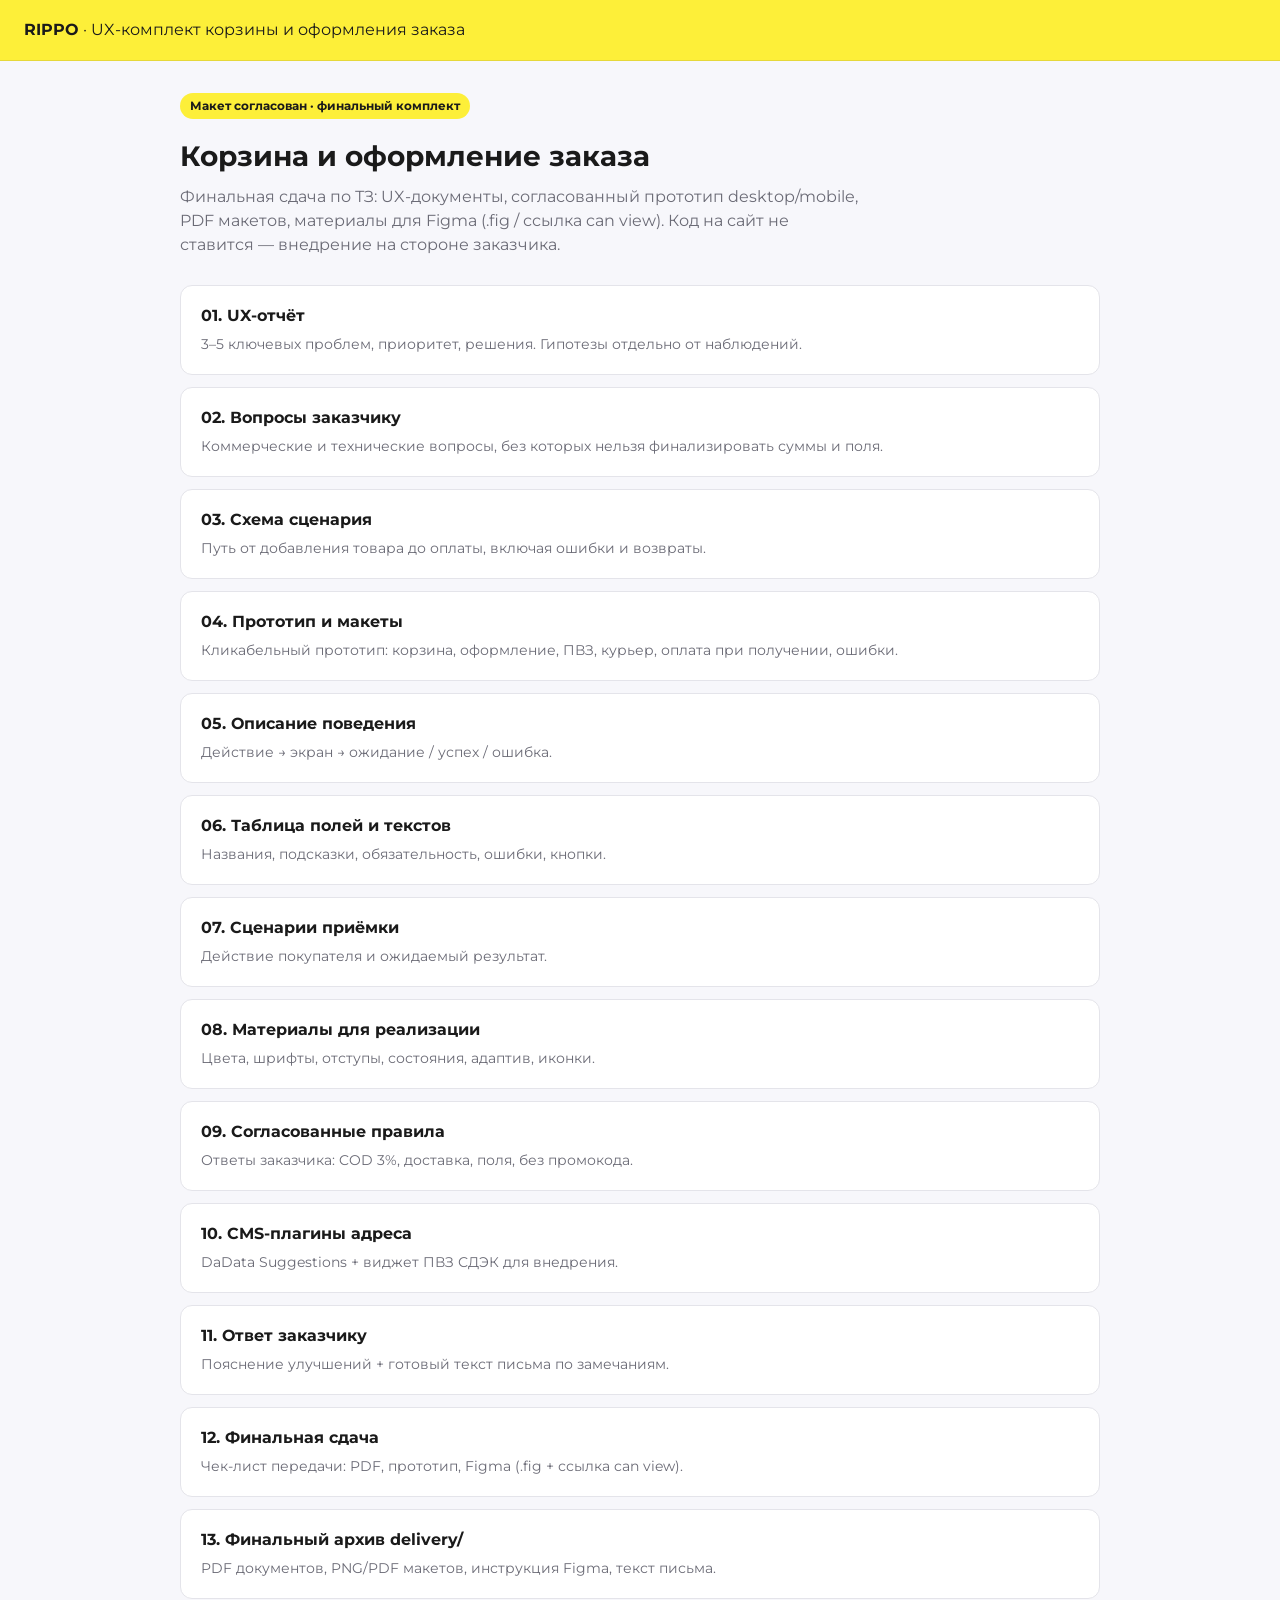
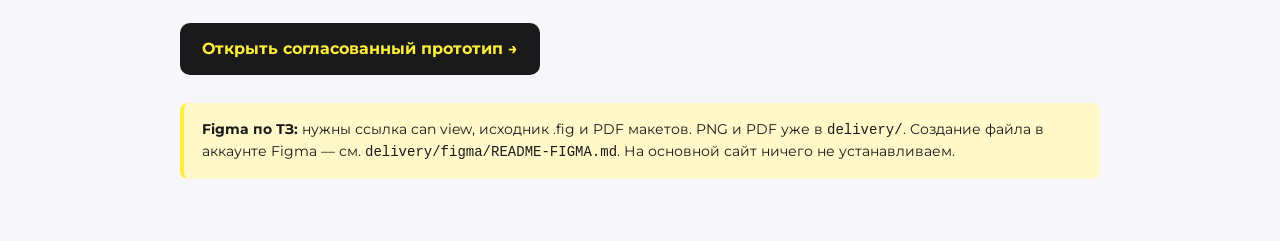
<file: index.html>
<!DOCTYPE html>
<html lang="ru">
<head>
  <meta charset="UTF-8" />
  <meta name="viewport" content="width=device-width, initial-scale=1" />
  <title>RIPPO — комплект UX корзины и оформления</title>
  <link rel="preconnect" href="https://fonts.googleapis.com" />
  <link href="https://fonts.googleapis.com/css2?family=Montserrat:wght@400;500;600;700;800&display=swap" rel="stylesheet" />
  <style>
    :root {
      --yellow: #FDEF39;
      --bg: #F7F7FB;
      --text: #1A1A1A;
      --muted: #6B6B76;
      --line: #E4E4EA;
      --green: #2F9E44;
      --white: #fff;
    }
    * { box-sizing: border-box; }
    body {
      margin: 0;
      font-family: Montserrat, system-ui, sans-serif;
      background: var(--bg);
      color: var(--text);
      line-height: 1.5;
    }
    .top {
      background: var(--yellow);
      padding: 18px 24px;
      border-bottom: 1px solid #e6d83a;
    }
    .wrap { max-width: 960px; margin: 0 auto; padding: 32px 20px 64px; }
    h1 { font-size: 28px; margin: 0 0 8px; }
    .lead { color: var(--muted); margin: 0 0 28px; max-width: 62ch; }
    .grid { display: grid; gap: 12px; }
    a.card {
      display: block;
      background: var(--white);
      border: 1px solid var(--line);
      border-radius: 12px;
      padding: 18px 20px;
      text-decoration: none;
      color: inherit;
      transition: border-color .15s, box-shadow .15s;
    }
    a.card:hover { border-color: #cfcf00; box-shadow: 0 6px 20px rgba(0,0,0,.06); }
    a.card strong { display: block; font-size: 16px; margin-bottom: 4px; }
    a.card span { color: var(--muted); font-size: 14px; }
    .badge {
      display: inline-block;
      background: var(--yellow);
      font-size: 12px;
      font-weight: 700;
      padding: 4px 10px;
      border-radius: 999px;
      margin-bottom: 16px;
    }
    .cta {
      display: inline-flex;
      align-items: center;
      gap: 8px;
      margin-top: 24px;
      background: var(--text);
      color: var(--yellow);
      padding: 14px 22px;
      border-radius: 10px;
      text-decoration: none;
      font-weight: 700;
    }
    .note {
      margin-top: 28px;
      padding: 16px 18px;
      background: #fff8c8;
      border-left: 4px solid var(--yellow);
      border-radius: 8px;
      font-size: 14px;
    }
  </style>
</head>
<body>
  <div class="top"><strong>RIPPO</strong> · UX-комплект корзины и оформления заказа</div>
  <div class="wrap">
    <div class="badge">Макет согласован · финальный комплект</div>
    <h1>Корзина и оформление заказа</h1>
    <p class="lead">Финальная сдача по ТЗ: UX-документы, согласованный прототип desktop/mobile, PDF макетов, материалы для Figma (.fig / ссылка can view). Код на сайт не ставится — внедрение на стороне заказчика.</p>

    <div class="grid">
      <a class="card" href="docs/01-ux-report.html"><strong>01. UX-отчёт</strong><span>3–5 ключевых проблем, приоритет, решения. Гипотезы отдельно от наблюдений.</span></a>
      <a class="card" href="docs/02-questions.html"><strong>02. Вопросы заказчику</strong><span>Коммерческие и технические вопросы, без которых нельзя финализировать суммы и поля.</span></a>
      <a class="card" href="docs/03-user-flow.html"><strong>03. Схема сценария</strong><span>Путь от добавления товара до оплаты, включая ошибки и возвраты.</span></a>
      <a class="card" href="prototype/index.html"><strong>04. Прототип и макеты</strong><span>Кликабельный прототип: корзина, оформление, ПВЗ, курьер, оплата при получении, ошибки.</span></a>
      <a class="card" href="docs/04-behavior.html"><strong>05. Описание поведения</strong><span>Действие → экран → ожидание / успех / ошибка.</span></a>
      <a class="card" href="docs/05-fields-table.html"><strong>06. Таблица полей и текстов</strong><span>Названия, подсказки, обязательность, ошибки, кнопки.</span></a>
      <a class="card" href="docs/06-acceptance.html"><strong>07. Сценарии приёмки</strong><span>Действие покупателя и ожидаемый результат.</span></a>
      <a class="card" href="docs/07-design-specs.html"><strong>08. Материалы для реализации</strong><span>Цвета, шрифты, отступы, состояния, адаптив, иконки.</span></a>
      <a class="card" href="docs/08-agreed-rules.html"><strong>09. Согласованные правила</strong><span>Ответы заказчика: COD 3%, доставка, поля, без промокода.</span></a>
      <a class="card" href="docs/09-cms-plugins.html"><strong>10. CMS-плагины адреса</strong><span>DaData Suggestions + виджет ПВЗ СДЭК для внедрения.</span></a>
      <a class="card" href="docs/10-reply-to-client.html"><strong>11. Ответ заказчику</strong><span>Пояснение улучшений + готовый текст письма по замечаниям.</span></a>
      <a class="card" href="docs/00-handoff.html"><strong>12. Финальная сдача</strong><span>Чек-лист передачи: PDF, прототип, Figma (.fig + ссылка can view).</span></a>
      <a class="card" href="delivery/README.md"><strong>13. Финальный архив delivery/</strong><span>PDF документов, PNG/PDF макетов, инструкция Figma, текст письма.</span></a>
    </div>

    <a class="cta" href="prototype/index.html">Открыть согласованный прототип →</a>

    <div class="note">
      <strong>Figma по ТЗ:</strong> нужны ссылка can view, исходник .fig и PDF макетов. PNG и PDF уже в <code>delivery/</code>. Создание файла в аккаунте Figma — см. <code>delivery/figma/README-FIGMA.md</code>. На основной сайт ничего не устанавливаем.
    </div>
  </div>
</body>
</html>
</file>
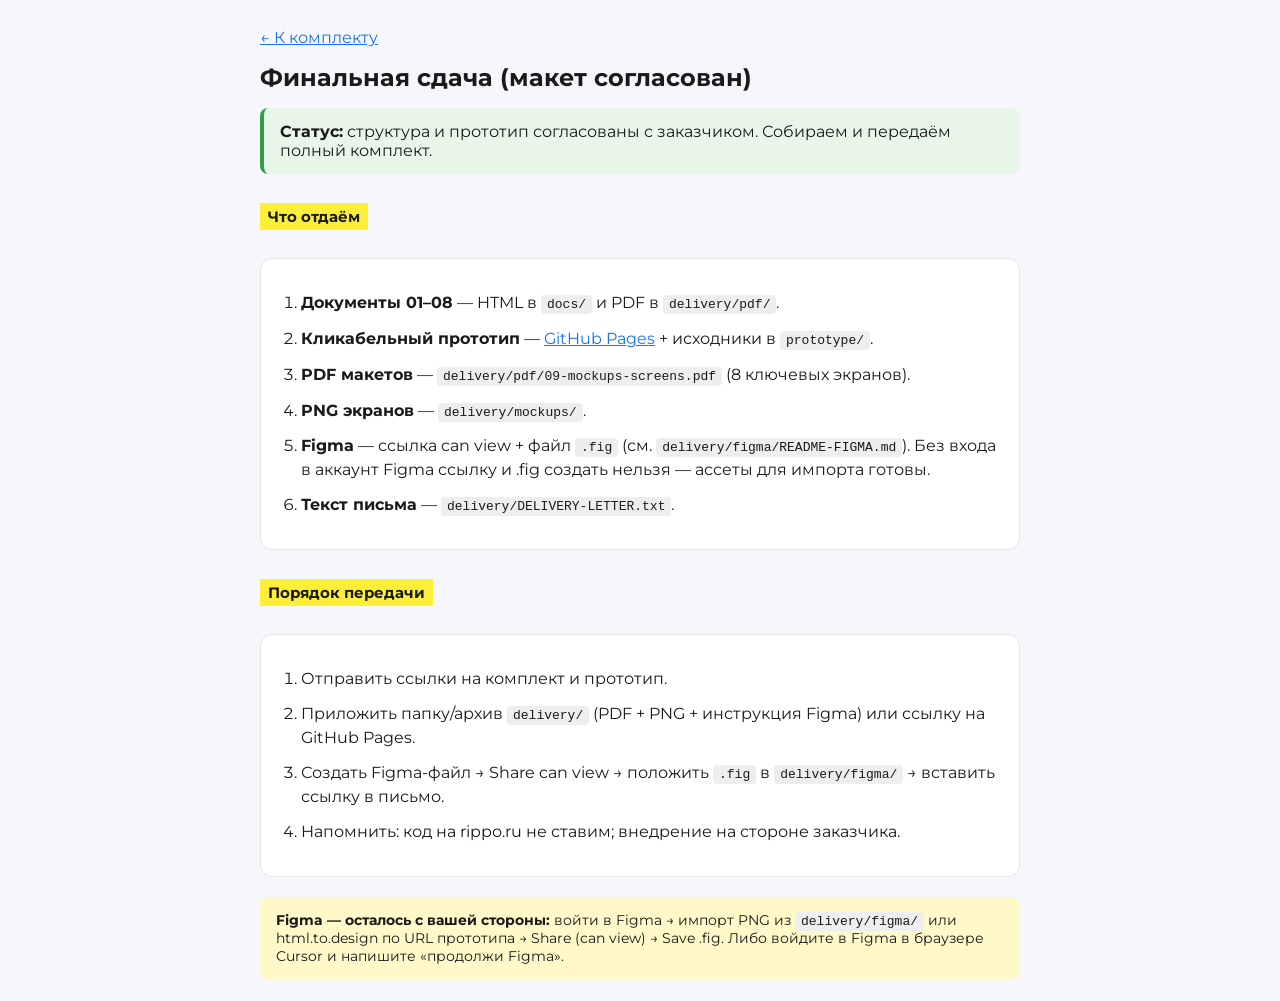
<file: docs/00-handoff.html>
<!DOCTYPE html>
<html lang="ru">
<head>
  <meta charset="UTF-8" />
  <meta name="viewport" content="width=device-width, initial-scale=1" />
  <title>Финальная сдача — RIPPO</title>
  <link href="https://fonts.googleapis.com/css2?family=Montserrat:wght@400;600;700&display=swap" rel="stylesheet" />
  <style>
    body { font-family: Montserrat, sans-serif; max-width: 760px; margin: 0 auto; padding: 28px 20px; color: #1a1a1a; background: #F7F7FB; }
    h1 { font-size: 24px; }
    h2 { font-size: 15px; background: #FDEF39; display: inline-block; padding: 4px 8px; }
    ol, ul { background: #fff; border-radius: 12px; padding: 20px 20px 20px 40px; border: 1px solid #e4e4ea; }
    li { margin: 12px 0; line-height: 1.45; }
    .box { background: #fff8c8; padding: 14px 16px; border-radius: 8px; margin-top: 20px; font-size: 14px; }
    .ok { background: #e8f5e9; border-left: 4px solid #2F9E44; padding: 14px 16px; border-radius: 8px; margin: 16px 0; }
    code { background: #eee; padding: 2px 6px; border-radius: 4px; font-size: 13px; }
    a { color: #1a73e8; }
  </style>
</head>
<body>
  <a href="../index.html">← К комплекту</a>
  <h1>Финальная сдача (макет согласован)</h1>

  <div class="ok"><strong>Статус:</strong> структура и прототип согласованы с заказчиком. Собираем и передаём полный комплект.</div>

  <h2>Что отдаём</h2>
  <ol>
    <li><strong>Документы 01–08</strong> — HTML в <code>docs/</code> и PDF в <code>delivery/pdf/</code>.</li>
    <li><strong>Кликабельный прототип</strong> — <a href="https://whiteeze.github.io/rippo-cart-prototype/prototype/?v=20261127f">GitHub Pages</a> + исходники в <code>prototype/</code>.</li>
    <li><strong>PDF макетов</strong> — <code>delivery/pdf/09-mockups-screens.pdf</code> (8 ключевых экранов).</li>
    <li><strong>PNG экранов</strong> — <code>delivery/mockups/</code>.</li>
    <li><strong>Figma</strong> — ссылка can view + файл <code>.fig</code> (см. <code>delivery/figma/README-FIGMA.md</code>). Без входа в аккаунт Figma ссылку и .fig создать нельзя — ассеты для импорта готовы.</li>
    <li><strong>Текст письма</strong> — <code>delivery/DELIVERY-LETTER.txt</code>.</li>
  </ol>

  <h2>Порядок передачи</h2>
  <ol>
    <li>Отправить ссылки на комплект и прототип.</li>
    <li>Приложить папку/архив <code>delivery/</code> (PDF + PNG + инструкция Figma) или ссылку на GitHub Pages.</li>
    <li>Создать Figma-файл → Share can view → положить <code>.fig</code> в <code>delivery/figma/</code> → вставить ссылку в письмо.</li>
    <li>Напомнить: код на rippo.ru не ставим; внедрение на стороне заказчика.</li>
  </ol>

  <div class="box">
    <strong>Figma — осталось с вашей стороны:</strong> войти в Figma → импорт PNG из <code>delivery/figma/</code> или html.to.design по URL прототипа → Share (can view) → Save .fig. Либо войдите в Figma в браузере Cursor и напишите «продолжи Figma».
  </div>
</body>
</html>
</file>
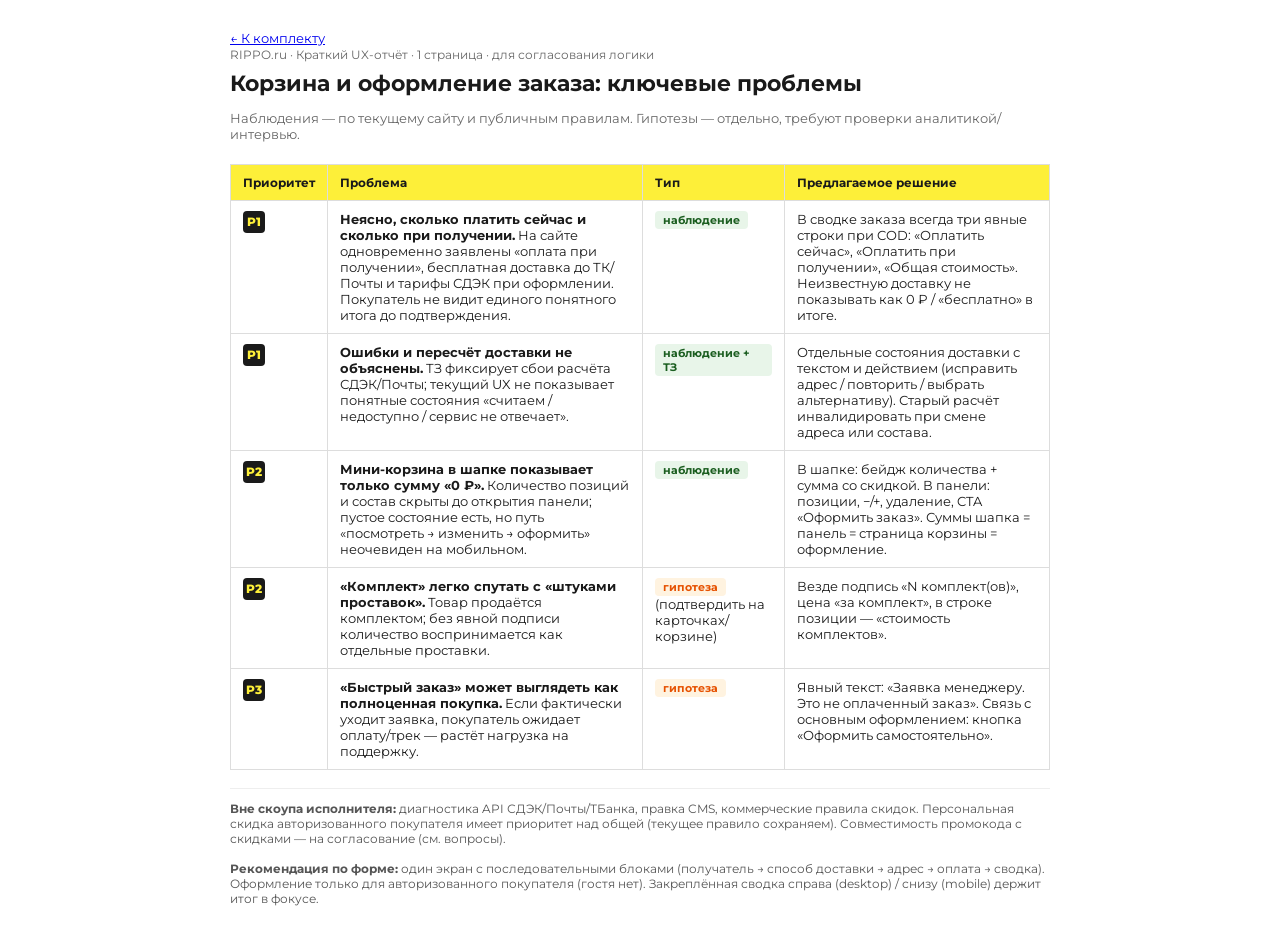
<file: docs/01-ux-report.html>
<!DOCTYPE html>
<html lang="ru">
<head>
  <meta charset="UTF-8" />
  <meta name="viewport" content="width=device-width, initial-scale=1" />
  <title>UX-отчёт — корзина RIPPO</title>
  <link href="https://fonts.googleapis.com/css2?family=Montserrat:wght@400;600;700;800&display=swap" rel="stylesheet" />
  <style>
    @page { size: A4; margin: 16mm; }
    body { font-family: Montserrat, sans-serif; color: #1a1a1a; margin: 0; background: #fff; }
    .page { max-width: 820px; margin: 0 auto; padding: 28px 24px 40px; }
    .meta { font-size: 12px; color: #666; margin-bottom: 8px; }
    h1 { font-size: 22px; margin: 0 0 6px; }
    .sub { color: #666; font-size: 13px; margin-bottom: 22px; }
    table { width: 100%; border-collapse: collapse; font-size: 13px; }
    th, td { border: 1px solid #ddd; padding: 10px 12px; vertical-align: top; text-align: left; }
    th { background: #FDEF39; font-size: 12px; }
    .p { display: inline-block; font-weight: 800; background: #1a1a1a; color: #FDEF39; width: 22px; height: 22px; line-height: 22px; text-align: center; border-radius: 4px; font-size: 12px; }
    .tag { display: inline-block; font-size: 11px; font-weight: 700; padding: 2px 8px; border-radius: 4px; }
    .obs { background: #e8f5e9; color: #1b5e20; }
    .hyp { background: #fff3e0; color: #e65100; }
    .note { margin-top: 18px; font-size: 12px; color: #555; border-top: 1px solid #eee; padding-top: 12px; }
    .back { font-size: 13px; margin-bottom: 16px; }
    @media print { .back { display: none; } }
  </style>
</head>
<body>
  <div class="page">
    <a class="back" href="../index.html">← К комплекту</a>
    <div class="meta">RIPPO.ru · Краткий UX-отчёт · 1 страница · для согласования логики</div>
    <h1>Корзина и оформление заказа: ключевые проблемы</h1>
    <p class="sub">Наблюдения — по текущему сайту и публичным правилам. Гипотезы — отдельно, требуют проверки аналитикой/интервью.</p>

    <table>
      <thead>
        <tr>
          <th style="width:48px">Приоритет</th>
          <th>Проблема</th>
          <th>Тип</th>
          <th>Предлагаемое решение</th>
        </tr>
      </thead>
      <tbody>
        <tr>
          <td><span class="p">P1</span></td>
          <td><strong>Неясно, сколько платить сейчас и сколько при получении.</strong> На сайте одновременно заявлены «оплата при получении», бесплатная доставка до ТК/Почты и тарифы СДЭК при оформлении. Покупатель не видит единого понятного итога до подтверждения.</td>
          <td><span class="tag obs">наблюдение</span></td>
          <td>В сводке заказа всегда три явные строки при COD: «Оплатить сейчас», «Оплатить при получении», «Общая стоимость». Неизвестную доставку не показывать как 0 ₽ / «бесплатно» в итоге.</td>
        </tr>
        <tr>
          <td><span class="p">P1</span></td>
          <td><strong>Ошибки и пересчёт доставки не объяснены.</strong> ТЗ фиксирует сбои расчёта СДЭК/Почты; текущий UX не показывает понятные состояния «считаем / недоступно / сервис не отвечает».</td>
          <td><span class="tag obs">наблюдение + ТЗ</span></td>
          <td>Отдельные состояния доставки с текстом и действием (исправить адрес / повторить / выбрать альтернативу). Старый расчёт инвалидировать при смене адреса или состава.</td>
        </tr>
        <tr>
          <td><span class="p">P2</span></td>
          <td><strong>Мини-корзина в шапке показывает только сумму «0 ₽».</strong> Количество позиций и состав скрыты до открытия панели; пустое состояние есть, но путь «посмотреть → изменить → оформить» неочевиден на мобильном.</td>
          <td><span class="tag obs">наблюдение</span></td>
          <td>В шапке: бейдж количества + сумма со скидкой. В панели: позиции, −/+, удаление, CTA «Оформить заказ». Суммы шапка = панель = страница корзины = оформление.</td>
        </tr>
        <tr>
          <td><span class="p">P2</span></td>
          <td><strong>«Комплект» легко спутать с «штуками проставок».</strong> Товар продаётся комплектом; без явной подписи количество воспринимается как отдельные проставки.</td>
          <td><span class="tag hyp">гипотеза</span> (подтвердить на карточках/корзине)</td>
          <td>Везде подпись «N комплект(ов)», цена «за комплект», в строке позиции — «стоимость комплектов».</td>
        </tr>
        <tr>
          <td><span class="p">P3</span></td>
          <td><strong>«Быстрый заказ» может выглядеть как полноценная покупка.</strong> Если фактически уходит заявка, покупатель ожидает оплату/трек — растёт нагрузка на поддержку.</td>
          <td><span class="tag hyp">гипотеза</span></td>
          <td>Явный текст: «Заявка менеджеру. Это не оплаченный заказ». Связь с основным оформлением: кнопка «Оформить самостоятельно».</td>
        </tr>
      </tbody>
    </table>

    <div class="note">
      <strong>Вне скоупа исполнителя:</strong> диагностика API СДЭК/Почты/ТБанка, правка CMS, коммерческие правила скидок. Персональная скидка авторизованного покупателя имеет приоритет над общей (текущее правило сохраняем). Совместимость промокода с скидками — на согласование (см. вопросы).
      <br /><br />
      <strong>Рекомендация по форме:</strong> один экран с последовательными блоками (получатель → способ доставки → адрес → оплата → сводка). Оформление только для авторизованного покупателя (гостя нет). Закреплённая сводка справа (desktop) / снизу (mobile) держит итог в фокусе.
    </div>
  </div>
</body>
</html>
</file>
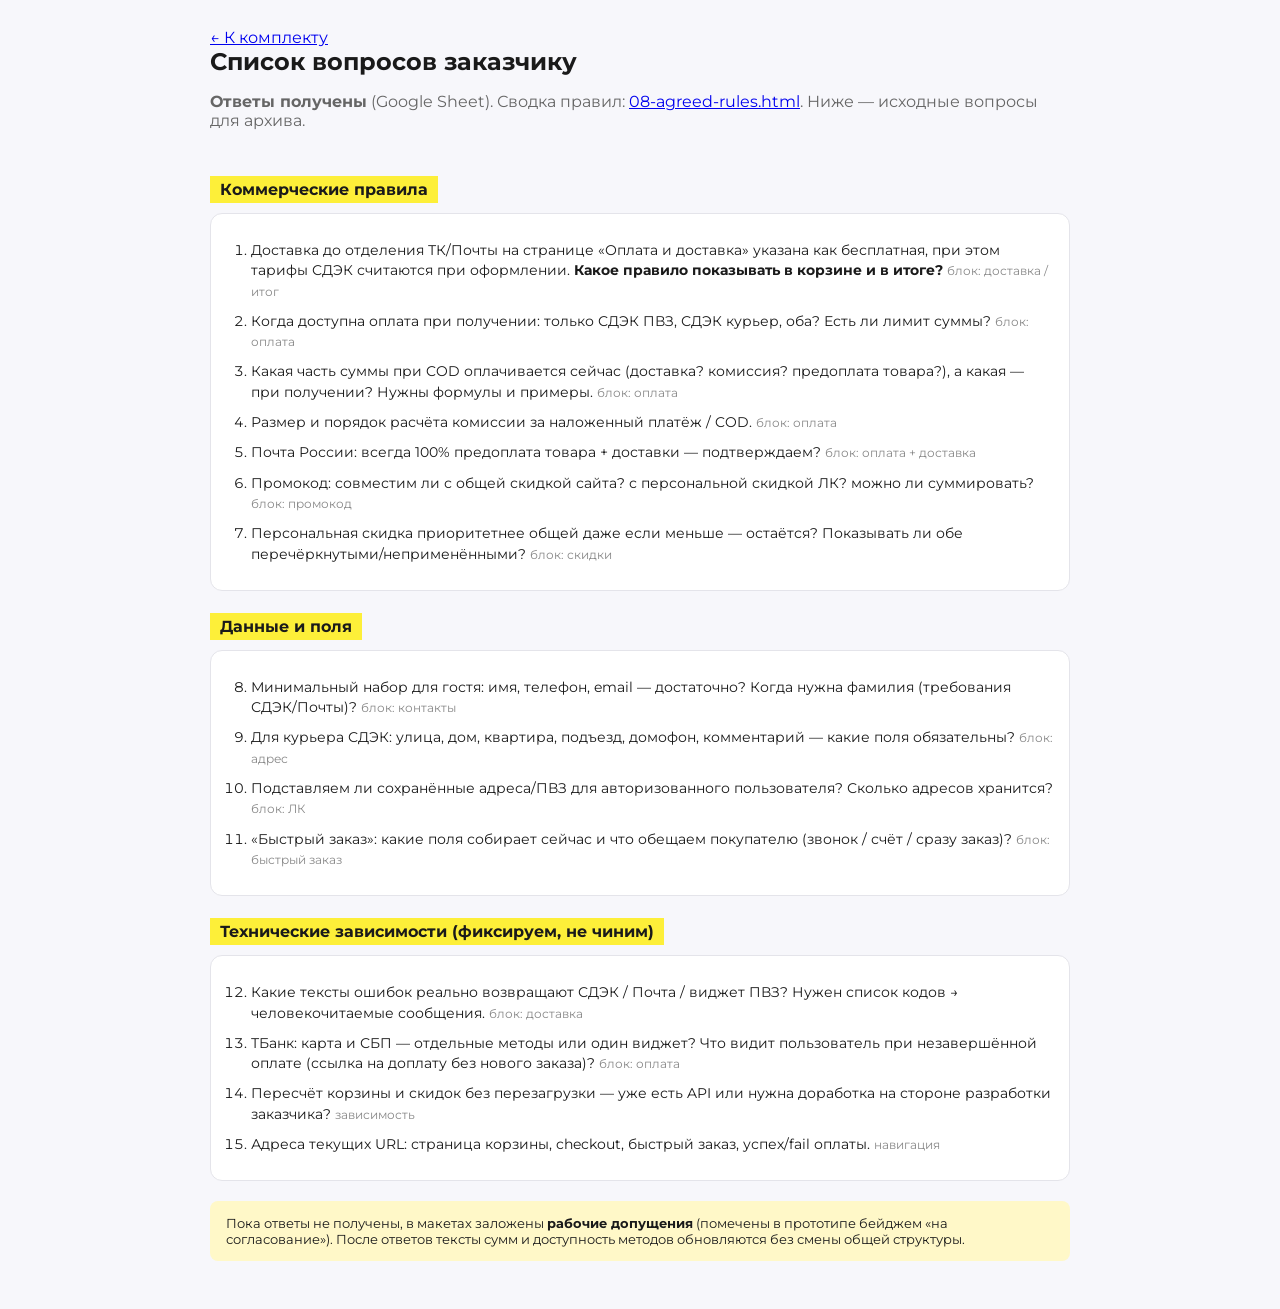
<file: docs/02-questions.html>
<!DOCTYPE html>
<html lang="ru">
<head>
  <meta charset="UTF-8" />
  <meta name="viewport" content="width=device-width, initial-scale=1" />
  <title>Вопросы заказчику — RIPPO корзина</title>
  <link href="https://fonts.googleapis.com/css2?family=Montserrat:wght@400;600;700&display=swap" rel="stylesheet" />
  <style>
    body { font-family: Montserrat, sans-serif; color: #1a1a1a; margin: 0; background: #F7F7FB; }
    .page { max-width: 860px; margin: 0 auto; padding: 28px 20px 48px; }
    h1 { font-size: 24px; margin: 0 0 8px; }
    .lead { color: #666; margin-bottom: 24px; }
    h2 { font-size: 16px; background: #FDEF39; display: inline-block; padding: 4px 10px; margin: 22px 0 10px; }
    ol { background: #fff; border: 1px solid #e4e4ea; border-radius: 12px; padding: 16px 16px 16px 40px; margin: 0; }
    li { margin: 10px 0; font-size: 14px; line-height: 1.45; }
    .block { font-size: 12px; color: #888; }
    .warn { margin-top: 20px; padding: 14px 16px; background: #fff8c8; border-radius: 8px; font-size: 13px; }
  </style>
</head>
<body>
  <div class="page">
    <a href="../index.html">← К комплекту</a>
    <h1>Список вопросов заказчику</h1>
    <p class="lead"><strong>Ответы получены</strong> (Google Sheet). Сводка правил: <a href="08-agreed-rules.html">08-agreed-rules.html</a>. Ниже — исходные вопросы для архива.</p>

    <h2>Коммерческие правила</h2>
    <ol>
      <li>Доставка до отделения ТК/Почты на странице «Оплата и доставка» указана как бесплатная, при этом тарифы СДЭК считаются при оформлении. <strong>Какое правило показывать в корзине и в итоге?</strong> <span class="block">блок: доставка / итог</span></li>
      <li>Когда доступна оплата при получении: только СДЭК ПВЗ, СДЭК курьер, оба? Есть ли лимит суммы? <span class="block">блок: оплата</span></li>
      <li>Какая часть суммы при COD оплачивается сейчас (доставка? комиссия? предоплата товара?), а какая — при получении? Нужны формулы и примеры. <span class="block">блок: оплата</span></li>
      <li>Размер и порядок расчёта комиссии за наложенный платёж / COD. <span class="block">блок: оплата</span></li>
      <li>Почта России: всегда 100% предоплата товара + доставки — подтверждаем? <span class="block">блок: оплата + доставка</span></li>
      <li>Промокод: совместим ли с общей скидкой сайта? с персональной скидкой ЛК? можно ли суммировать? <span class="block">блок: промокод</span></li>
      <li>Персональная скидка приоритетнее общей даже если меньше — остаётся? Показывать ли обе перечёркнутыми/неприменёнными? <span class="block">блок: скидки</span></li>
    </ol>

    <h2>Данные и поля</h2>
    <ol start="8">
      <li>Минимальный набор для гостя: имя, телефон, email — достаточно? Когда нужна фамилия (требования СДЭК/Почты)? <span class="block">блок: контакты</span></li>
      <li>Для курьера СДЭК: улица, дом, квартира, подъезд, домофон, комментарий — какие поля обязательны? <span class="block">блок: адрес</span></li>
      <li>Подставляем ли сохранённые адреса/ПВЗ для авторизованного пользователя? Сколько адресов хранится? <span class="block">блок: ЛК</span></li>
      <li>«Быстрый заказ»: какие поля собирает сейчас и что обещаем покупателю (звонок / счёт / сразу заказ)? <span class="block">блок: быстрый заказ</span></li>
    </ol>

    <h2>Технические зависимости (фиксируем, не чиним)</h2>
    <ol start="12">
      <li>Какие тексты ошибок реально возвращают СДЭК / Почта / виджет ПВЗ? Нужен список кодов → человекочитаемые сообщения. <span class="block">блок: доставка</span></li>
      <li>ТБанк: карта и СБП — отдельные методы или один виджет? Что видит пользователь при незавершённой оплате (ссылка на доплату без нового заказа)? <span class="block">блок: оплата</span></li>
      <li>Пересчёт корзины и скидок без перезагрузки — уже есть API или нужна доработка на стороне разработки заказчика? <span class="block">зависимость</span></li>
      <li>Адреса текущих URL: страница корзины, checkout, быстрый заказ, успех/fail оплаты. <span class="block">навигация</span></li>
    </ol>

    <div class="warn">
      Пока ответы не получены, в макетах заложены <strong>рабочие допущения</strong> (помечены в прототипе бейджем «на согласование»). После ответов тексты сумм и доступность методов обновляются без смены общей структуры.
    </div>
  </div>
</body>
</html>
</file>
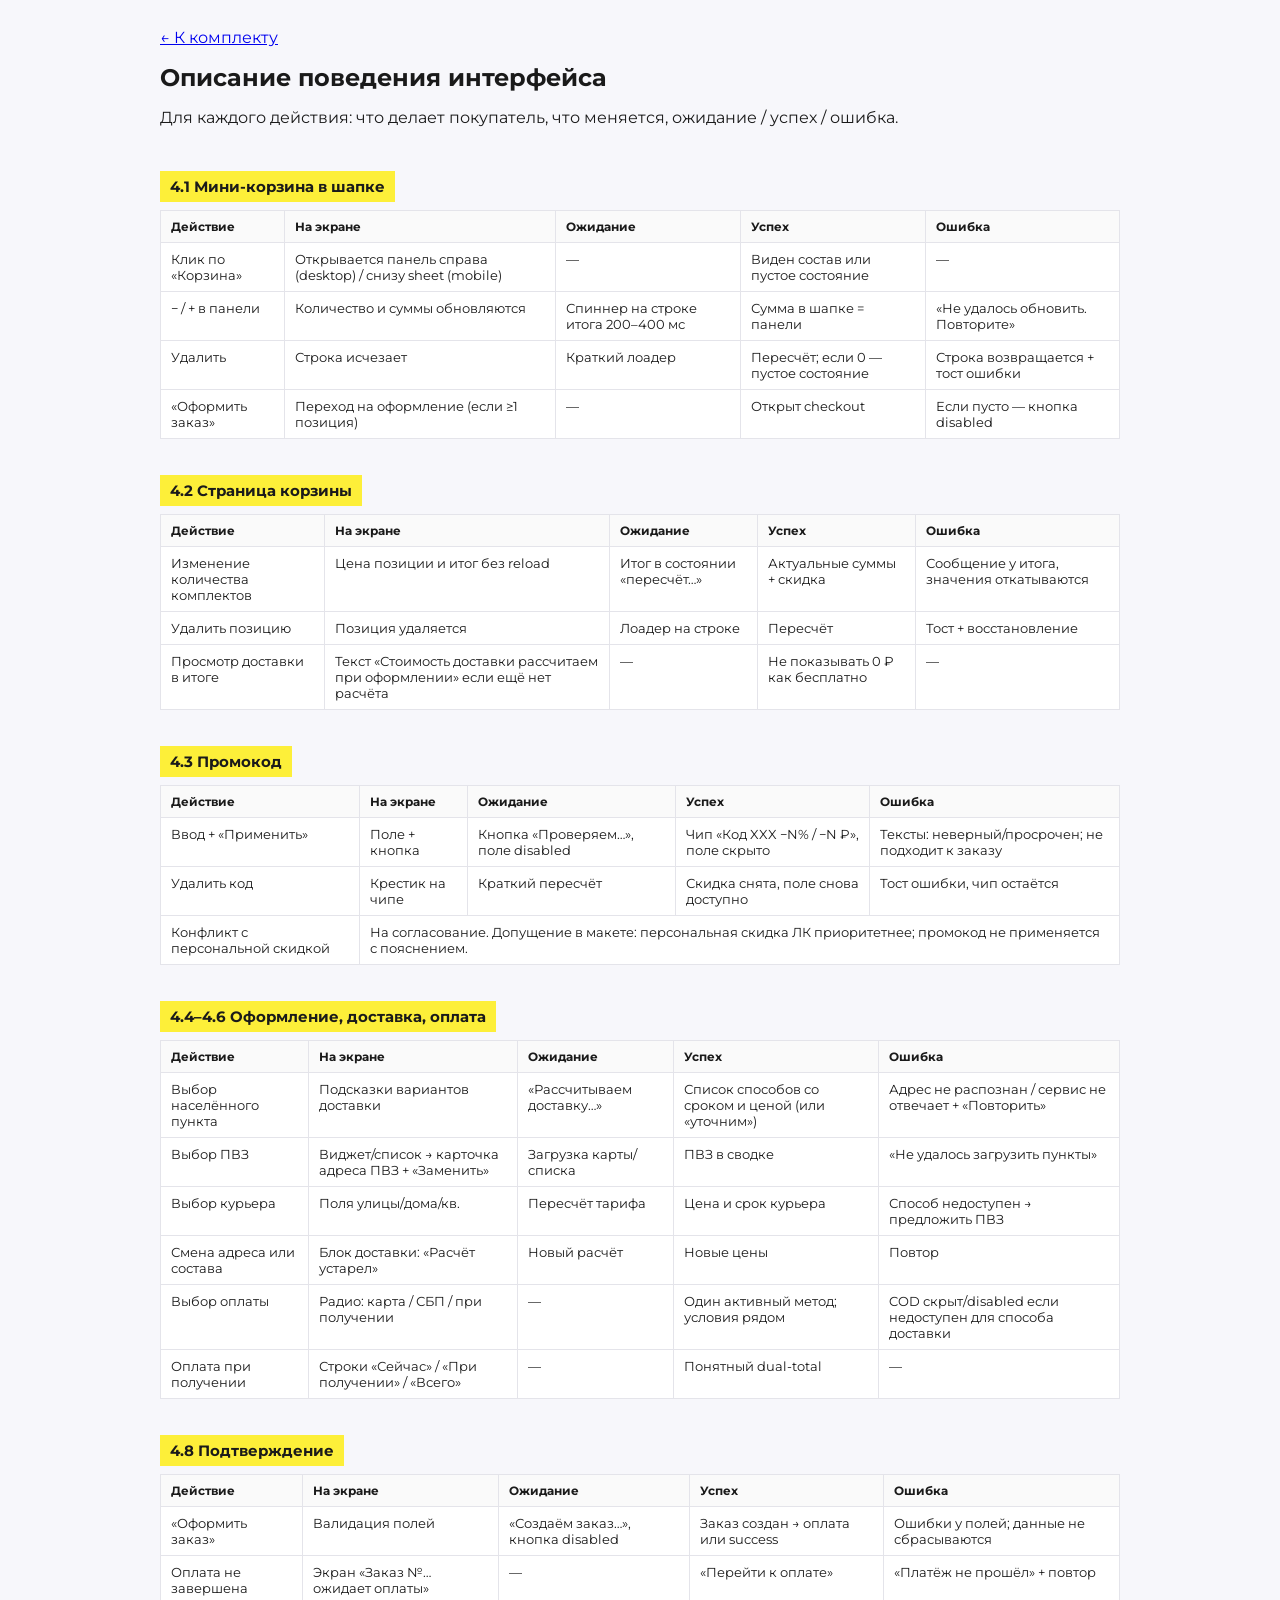
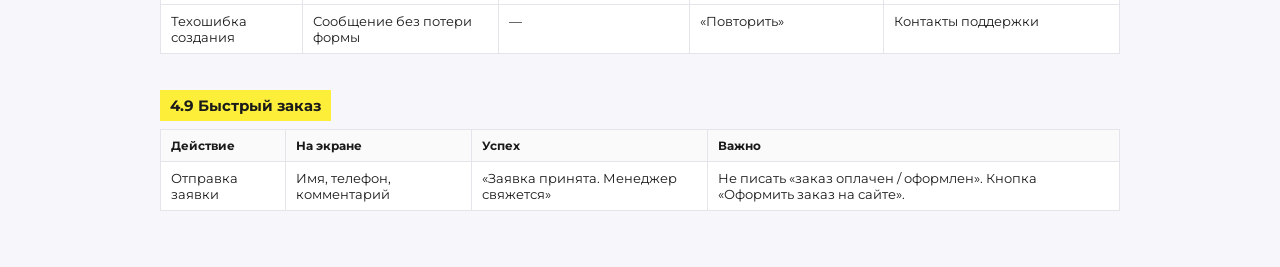
<file: docs/04-behavior.html>
<!DOCTYPE html>
<html lang="ru">
<head>
  <meta charset="UTF-8" />
  <meta name="viewport" content="width=device-width, initial-scale=1" />
  <title>Описание поведения — RIPPO</title>
  <link href="https://fonts.googleapis.com/css2?family=Montserrat:wght@400;600;700&display=swap" rel="stylesheet" />
  <style>
    body { font-family: Montserrat, sans-serif; margin: 0; background: #F7F7FB; color: #1a1a1a; }
    .page { max-width: 960px; margin: 0 auto; padding: 28px 20px 48px; }
    h1 { font-size: 24px; }
    h2 { font-size: 15px; margin: 28px 0 8px; padding: 6px 10px; background: #FDEF39; display: inline-block; }
    table { width: 100%; border-collapse: collapse; background: #fff; font-size: 13px; margin-bottom: 8px; }
    th, td { border: 1px solid #e4e4ea; padding: 8px 10px; vertical-align: top; text-align: left; }
    th { background: #fafafa; font-size: 12px; }
  </style>
</head>
<body>
  <div class="page">
    <a href="../index.html">← К комплекту</a>
    <h1>Описание поведения интерфейса</h1>
    <p>Для каждого действия: что делает покупатель, что меняется, ожидание / успех / ошибка.</p>

    <h2>4.1 Мини-корзина в шапке</h2>
    <table>
      <tr><th>Действие</th><th>На экране</th><th>Ожидание</th><th>Успех</th><th>Ошибка</th></tr>
      <tr><td>Клик по «Корзина»</td><td>Открывается панель справа (desktop) / снизу sheet (mobile)</td><td>—</td><td>Виден состав или пустое состояние</td><td>—</td></tr>
      <tr><td>− / + в панели</td><td>Количество и суммы обновляются</td><td>Спиннер на строке итога 200–400 мс</td><td>Сумма в шапке = панели</td><td>«Не удалось обновить. Повторите»</td></tr>
      <tr><td>Удалить</td><td>Строка исчезает</td><td>Краткий лоадер</td><td>Пересчёт; если 0 — пустое состояние</td><td>Строка возвращается + тост ошибки</td></tr>
      <tr><td>«Оформить заказ»</td><td>Переход на оформление (если ≥1 позиция)</td><td>—</td><td>Открыт checkout</td><td>Если пусто — кнопка disabled</td></tr>
    </table>

    <h2>4.2 Страница корзины</h2>
    <table>
      <tr><th>Действие</th><th>На экране</th><th>Ожидание</th><th>Успех</th><th>Ошибка</th></tr>
      <tr><td>Изменение количества комплектов</td><td>Цена позиции и итог без reload</td><td>Итог в состоянии «пересчёт…»</td><td>Актуальные суммы + скидка</td><td>Сообщение у итога, значения откатываются</td></tr>
      <tr><td>Удалить позицию</td><td>Позиция удаляется</td><td>Лоадер на строке</td><td>Пересчёт</td><td>Тост + восстановление</td></tr>
      <tr><td>Просмотр доставки в итоге</td><td>Текст «Стоимость доставки рассчитаем при оформлении» если ещё нет расчёта</td><td>—</td><td>Не показывать 0 ₽ как бесплатно</td><td>—</td></tr>
    </table>

    <h2>4.3 Промокод</h2>
    <table>
      <tr><th>Действие</th><th>На экране</th><th>Ожидание</th><th>Успех</th><th>Ошибка</th></tr>
      <tr><td>Ввод + «Применить»</td><td>Поле + кнопка</td><td>Кнопка «Проверяем…», поле disabled</td><td>Чип «Код XXX −N% / −N ₽», поле скрыто</td><td>Тексты: неверный/просрочен; не подходит к заказу</td></tr>
      <tr><td>Удалить код</td><td>Крестик на чипе</td><td>Краткий пересчёт</td><td>Скидка снята, поле снова доступно</td><td>Тост ошибки, чип остаётся</td></tr>
      <tr><td>Конфликт с персональной скидкой</td><td colspan="4">На согласование. Допущение в макете: персональная скидка ЛК приоритетнее; промокод не применяется с пояснением.</td></tr>
    </table>

    <h2>4.4–4.6 Оформление, доставка, оплата</h2>
    <table>
      <tr><th>Действие</th><th>На экране</th><th>Ожидание</th><th>Успех</th><th>Ошибка</th></tr>
      <tr><td>Выбор населённого пункта</td><td>Подсказки вариантов доставки</td><td>«Рассчитываем доставку…»</td><td>Список способов со сроком и ценой (или «уточним»)</td><td>Адрес не распознан / сервис не отвечает + «Повторить»</td></tr>
      <tr><td>Выбор ПВЗ</td><td>Виджет/список → карточка адреса ПВЗ + «Заменить»</td><td>Загрузка карты/списка</td><td>ПВЗ в сводке</td><td>«Не удалось загрузить пункты»</td></tr>
      <tr><td>Выбор курьера</td><td>Поля улицы/дома/кв.</td><td>Пересчёт тарифа</td><td>Цена и срок курьера</td><td>Способ недоступен → предложить ПВЗ</td></tr>
      <tr><td>Смена адреса или состава</td><td>Блок доставки: «Расчёт устарел»</td><td>Новый расчёт</td><td>Новые цены</td><td>Повтор</td></tr>
      <tr><td>Выбор оплаты</td><td>Радио: карта / СБП / при получении</td><td>—</td><td>Один активный метод; условия рядом</td><td>COD скрыт/disabled если недоступен для способа доставки</td></tr>
      <tr><td>Оплата при получении</td><td>Строки «Сейчас» / «При получении» / «Всего»</td><td>—</td><td>Понятный dual-total</td><td>—</td></tr>
    </table>

    <h2>4.8 Подтверждение</h2>
    <table>
      <tr><th>Действие</th><th>На экране</th><th>Ожидание</th><th>Успех</th><th>Ошибка</th></tr>
      <tr><td>«Оформить заказ»</td><td>Валидация полей</td><td>«Создаём заказ…», кнопка disabled</td><td>Заказ создан → оплата или success</td><td>Ошибки у полей; данные не сбрасываются</td></tr>
      <tr><td>Оплата не завершена</td><td>Экран «Заказ №… ожидает оплаты»</td><td>—</td><td>«Перейти к оплате»</td><td>«Платёж не прошёл» + повтор</td></tr>
      <tr><td>Техошибка создания</td><td>Сообщение без потери формы</td><td>—</td><td>«Повторить»</td><td>Контакты поддержки</td></tr>
    </table>

    <h2>4.9 Быстрый заказ</h2>
    <table>
      <tr><th>Действие</th><th>На экране</th><th>Успех</th><th>Важно</th></tr>
      <tr><td>Отправка заявки</td><td>Имя, телефон, комментарий</td><td>«Заявка принята. Менеджер свяжется»</td><td>Не писать «заказ оплачен / оформлен». Кнопка «Оформить заказ на сайте».</td></tr>
    </table>
  </div>
</body>
</html>
</file>
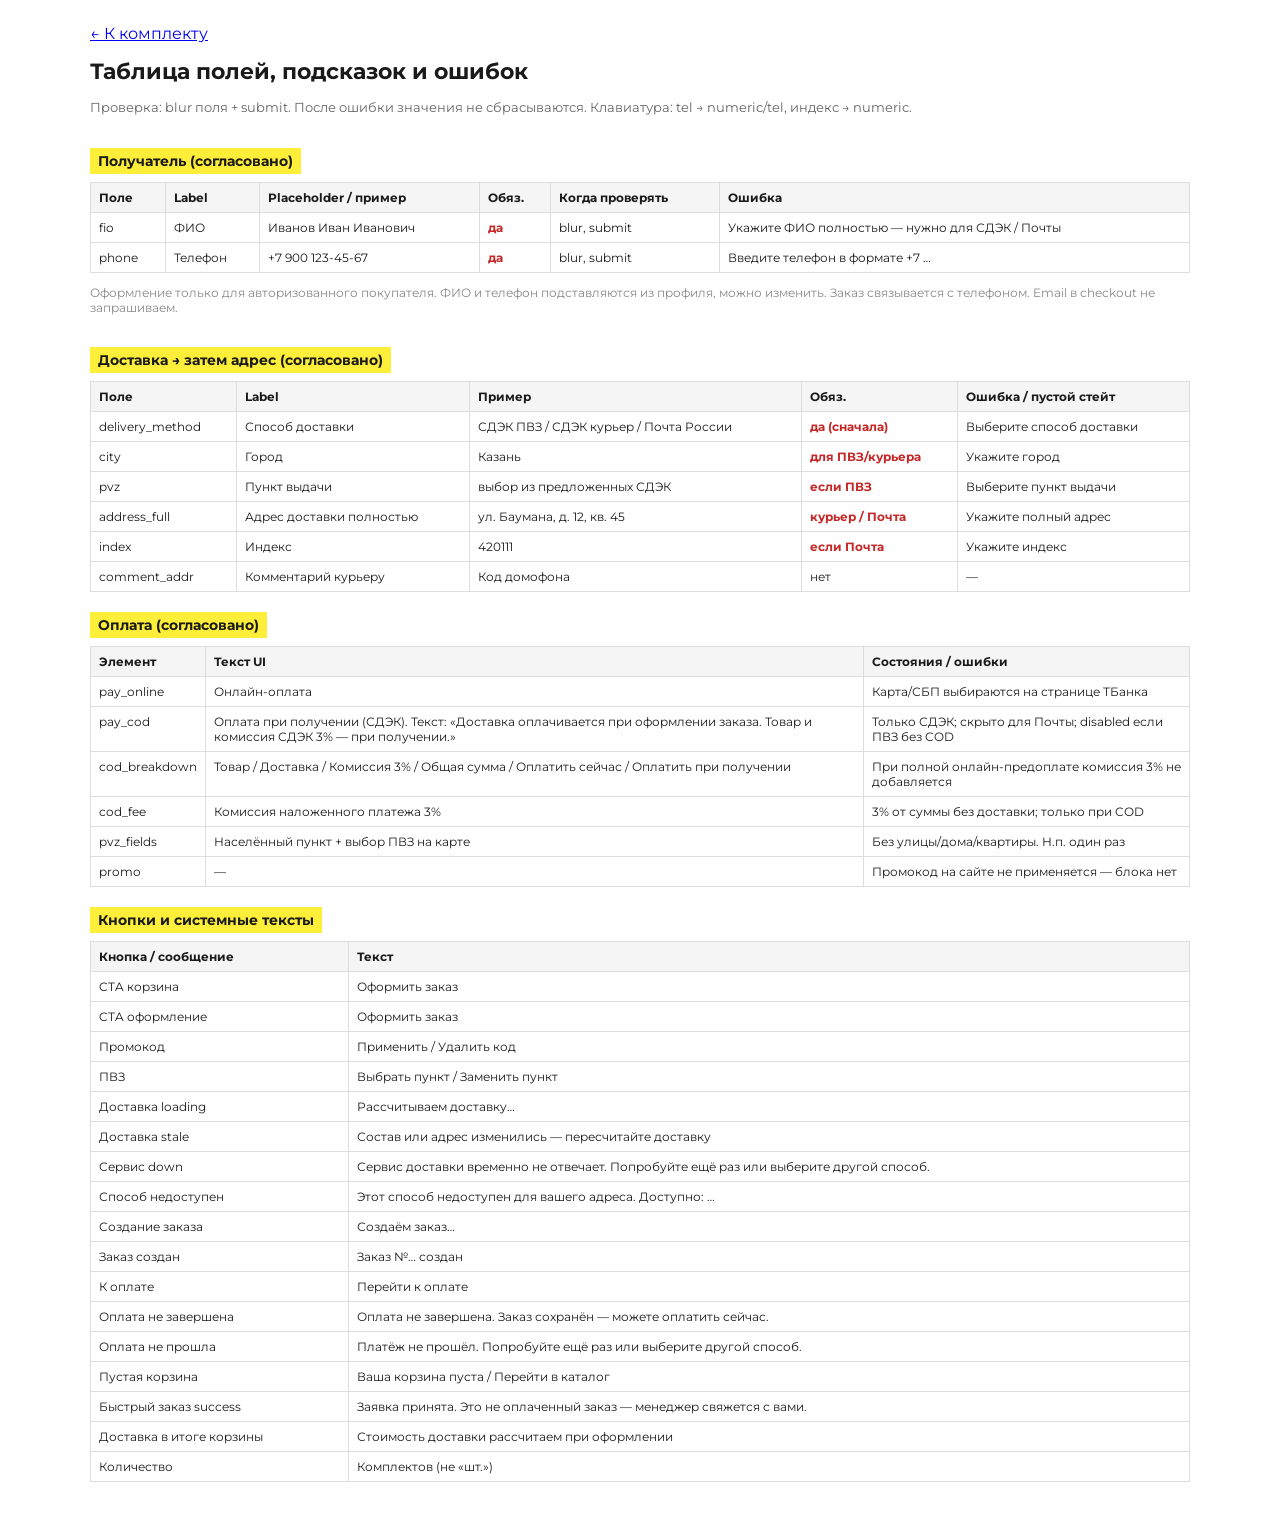
<file: docs/05-fields-table.html>
<!DOCTYPE html>
<html lang="ru">
<head>
  <meta charset="UTF-8" />
  <meta name="viewport" content="width=device-width, initial-scale=1" />
  <title>Таблица полей и текстов — RIPPO</title>
  <link href="https://fonts.googleapis.com/css2?family=Montserrat:wght@400;600;700&display=swap" rel="stylesheet" />
  <style>
    body { font-family: Montserrat, sans-serif; margin: 0; background: #fff; color: #1a1a1a; }
    .page { max-width: 1100px; margin: 0 auto; padding: 24px 16px 48px; }
    h1 { font-size: 22px; }
    h2 { font-size: 14px; background: #FDEF39; display: inline-block; padding: 4px 8px; margin: 20px 0 8px; }
    table { width: 100%; border-collapse: collapse; font-size: 12px; }
    th, td { border: 1px solid #ddd; padding: 7px 8px; vertical-align: top; text-align: left; }
    th { background: #f5f5f5; position: sticky; top: 0; }
    .req { color: #c62828; font-weight: 700; }
  </style>
</head>
<body>
  <div class="page">
    <a href="../index.html">← К комплекту</a>
    <h1>Таблица полей, подсказок и ошибок</h1>
    <p style="font-size:13px;color:#666">Проверка: blur поля + submit. После ошибки значения не сбрасываются. Клавиатура: tel → numeric/tel, индекс → numeric.</p>

    <h2>Получатель (согласовано)</h2>
    <table>
      <tr><th>Поле</th><th>Label</th><th>Placeholder / пример</th><th>Обяз.</th><th>Когда проверять</th><th>Ошибка</th></tr>
      <tr><td>fio</td><td>ФИО</td><td>Иванов Иван Иванович</td><td class="req">да</td><td>blur, submit</td><td>Укажите ФИО полностью — нужно для СДЭК / Почты</td></tr>
      <tr><td>phone</td><td>Телефон</td><td>+7 900 123-45-67</td><td class="req">да</td><td>blur, submit</td><td>Введите телефон в формате +7 …</td></tr>
    </table>
    <p style="font-size:12px;color:#888">Оформление только для авторизованного покупателя. ФИО и телефон подставляются из профиля, можно изменить. Заказ связывается с телефоном. Email в checkout не запрашиваем.</p>

    <h2>Доставка → затем адрес (согласовано)</h2>
    <table>
      <tr><th>Поле</th><th>Label</th><th>Пример</th><th>Обяз.</th><th>Ошибка / пустой стейт</th></tr>
      <tr><td>delivery_method</td><td>Способ доставки</td><td>СДЭК ПВЗ / СДЭК курьер / Почта России</td><td class="req">да (сначала)</td><td>Выберите способ доставки</td></tr>
      <tr><td>city</td><td>Город</td><td>Казань</td><td class="req">для ПВЗ/курьера</td><td>Укажите город</td></tr>
      <tr><td>pvz</td><td>Пункт выдачи</td><td>выбор из предложенных СДЭК</td><td class="req">если ПВЗ</td><td>Выберите пункт выдачи</td></tr>
      <tr><td>address_full</td><td>Адрес доставки полностью</td><td>ул. Баумана, д. 12, кв. 45</td><td class="req">курьер / Почта</td><td>Укажите полный адрес</td></tr>
      <tr><td>index</td><td>Индекс</td><td>420111</td><td class="req">если Почта</td><td>Укажите индекс</td></tr>
      <tr><td>comment_addr</td><td>Комментарий курьеру</td><td>Код домофона</td><td>нет</td><td>—</td></tr>
    </table>

    <h2>Оплата (согласовано)</h2>
    <table>
      <tr><th>Элемент</th><th>Текст UI</th><th>Состояния / ошибки</th></tr>
      <tr><td>pay_online</td><td>Онлайн-оплата</td><td>Карта/СБП выбираются на странице ТБанка</td></tr>
      <tr><td>pay_cod</td><td>Оплата при получении (СДЭК). Текст: «Доставка оплачивается при оформлении заказа. Товар и комиссия СДЭК 3% — при получении.»</td><td>Только СДЭК; скрыто для Почты; disabled если ПВЗ без COD</td></tr>
      <tr><td>cod_breakdown</td><td>Товар / Доставка / Комиссия 3% / Общая сумма / Оплатить сейчас / Оплатить при получении</td><td>При полной онлайн-предоплате комиссия 3% не добавляется</td></tr>
      <tr><td>cod_fee</td><td>Комиссия наложенного платежа 3%</td><td>3% от суммы без доставки; только при COD</td></tr>
      <tr><td>pvz_fields</td><td>Населённый пункт + выбор ПВЗ на карте</td><td>Без улицы/дома/квартиры. Н.п. один раз</td></tr>
      <tr><td>promo</td><td>—</td><td>Промокод на сайте не применяется — блока нет</td></tr>
    </table>

    <h2>Кнопки и системные тексты</h2>
    <table>
      <tr><th>Кнопка / сообщение</th><th>Текст</th></tr>
      <tr><td>CTA корзина</td><td>Оформить заказ</td></tr>
      <tr><td>CTA оформление</td><td>Оформить заказ</td></tr>
      <tr><td>Промокод</td><td>Применить / Удалить код</td></tr>
      <tr><td>ПВЗ</td><td>Выбрать пункт / Заменить пункт</td></tr>
      <tr><td>Доставка loading</td><td>Рассчитываем доставку…</td></tr>
      <tr><td>Доставка stale</td><td>Состав или адрес изменились — пересчитайте доставку</td></tr>
      <tr><td>Сервис down</td><td>Сервис доставки временно не отвечает. Попробуйте ещё раз или выберите другой способ.</td></tr>
      <tr><td>Способ недоступен</td><td>Этот способ недоступен для вашего адреса. Доступно: …</td></tr>
      <tr><td>Создание заказа</td><td>Создаём заказ…</td></tr>
      <tr><td>Заказ создан</td><td>Заказ №… создан</td></tr>
      <tr><td>К оплате</td><td>Перейти к оплате</td></tr>
      <tr><td>Оплата не завершена</td><td>Оплата не завершена. Заказ сохранён — можете оплатить сейчас.</td></tr>
      <tr><td>Оплата не прошла</td><td>Платёж не прошёл. Попробуйте ещё раз или выберите другой способ.</td></tr>
      <tr><td>Пустая корзина</td><td>Ваша корзина пуста / Перейти в каталог</td></tr>
      <tr><td>Быстрый заказ success</td><td>Заявка принята. Это не оплаченный заказ — менеджер свяжется с вами.</td></tr>
      <tr><td>Доставка в итоге корзины</td><td>Стоимость доставки рассчитаем при оформлении</td></tr>
      <tr><td>Количество</td><td>Комплектов (не «шт.»)</td></tr>
    </table>
  </div>
</body>
</html>
</file>
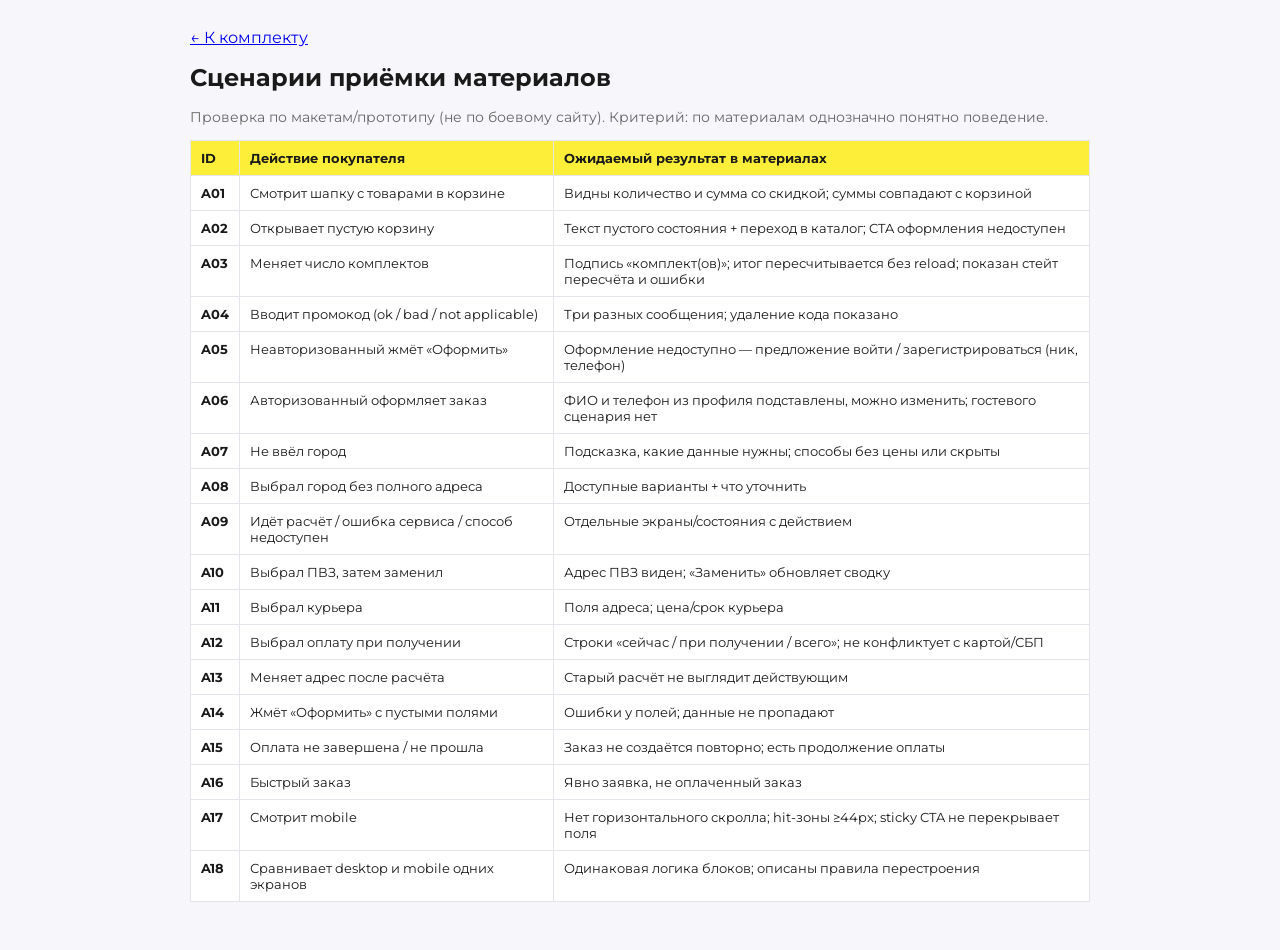
<file: docs/06-acceptance.html>
<!DOCTYPE html>
<html lang="ru">
<head>
  <meta charset="UTF-8" />
  <meta name="viewport" content="width=device-width, initial-scale=1" />
  <title>Сценарии приёмки — RIPPO</title>
  <link href="https://fonts.googleapis.com/css2?family=Montserrat:wght@400;600;700&display=swap" rel="stylesheet" />
  <style>
    body { font-family: Montserrat, sans-serif; margin: 0; background: #F7F7FB; color: #1a1a1a; }
    .page { max-width: 900px; margin: 0 auto; padding: 28px 20px 48px; }
    h1 { font-size: 24px; }
    table { width: 100%; border-collapse: collapse; background: #fff; font-size: 13px; }
    th, td { border: 1px solid #e4e4ea; padding: 9px 10px; vertical-align: top; text-align: left; }
    th { background: #FDEF39; }
    .id { font-weight: 700; white-space: nowrap; }
  </style>
</head>
<body>
  <div class="page">
    <a href="../index.html">← К комплекту</a>
    <h1>Сценарии приёмки материалов</h1>
    <p style="color:#666;font-size:14px">Проверка по макетам/прототипу (не по боевому сайту). Критерий: по материалам однозначно понятно поведение.</p>
    <table>
      <tr><th>ID</th><th>Действие покупателя</th><th>Ожидаемый результат в материалах</th></tr>
      <tr><td class="id">A01</td><td>Смотрит шапку с товарами в корзине</td><td>Видны количество и сумма со скидкой; суммы совпадают с корзиной</td></tr>
      <tr><td class="id">A02</td><td>Открывает пустую корзину</td><td>Текст пустого состояния + переход в каталог; CTA оформления недоступен</td></tr>
      <tr><td class="id">A03</td><td>Меняет число комплектов</td><td>Подпись «комплект(ов)»; итог пересчитывается без reload; показан стейт пересчёта и ошибки</td></tr>
      <tr><td class="id">A04</td><td>Вводит промокод (ok / bad / not applicable)</td><td>Три разных сообщения; удаление кода показано</td></tr>
      <tr><td class="id">A05</td><td>Неавторизованный жмёт «Оформить»</td><td>Оформление недоступно — предложение войти / зарегистрироваться (ник, телефон)</td></tr>
      <tr><td class="id">A06</td><td>Авторизованный оформляет заказ</td><td>ФИО и телефон из профиля подставлены, можно изменить; гостевого сценария нет</td></tr>
      <tr><td class="id">A07</td><td>Не ввёл город</td><td>Подсказка, какие данные нужны; способы без цены или скрыты</td></tr>
      <tr><td class="id">A08</td><td>Выбрал город без полного адреса</td><td>Доступные варианты + что уточнить</td></tr>
      <tr><td class="id">A09</td><td>Идёт расчёт / ошибка сервиса / способ недоступен</td><td>Отдельные экраны/состояния с действием</td></tr>
      <tr><td class="id">A10</td><td>Выбрал ПВЗ, затем заменил</td><td>Адрес ПВЗ виден; «Заменить» обновляет сводку</td></tr>
      <tr><td class="id">A11</td><td>Выбрал курьера</td><td>Поля адреса; цена/срок курьера</td></tr>
      <tr><td class="id">A12</td><td>Выбрал оплату при получении</td><td>Строки «сейчас / при получении / всего»; не конфликтует с картой/СБП</td></tr>
      <tr><td class="id">A13</td><td>Меняет адрес после расчёта</td><td>Старый расчёт не выглядит действующим</td></tr>
      <tr><td class="id">A14</td><td>Жмёт «Оформить» с пустыми полями</td><td>Ошибки у полей; данные не пропадают</td></tr>
      <tr><td class="id">A15</td><td>Оплата не завершена / не прошла</td><td>Заказ не создаётся повторно; есть продолжение оплаты</td></tr>
      <tr><td class="id">A16</td><td>Быстрый заказ</td><td>Явно заявка, не оплаченный заказ</td></tr>
      <tr><td class="id">A17</td><td>Смотрит mobile</td><td>Нет горизонтального скролла; hit-зоны ≥44px; sticky CTA не перекрывает поля</td></tr>
      <tr><td class="id">A18</td><td>Сравнивает desktop и mobile одних экранов</td><td>Одинаковая логика блоков; описаны правила перестроения</td></tr>
    </table>
  </div>
</body>
</html>
</file>
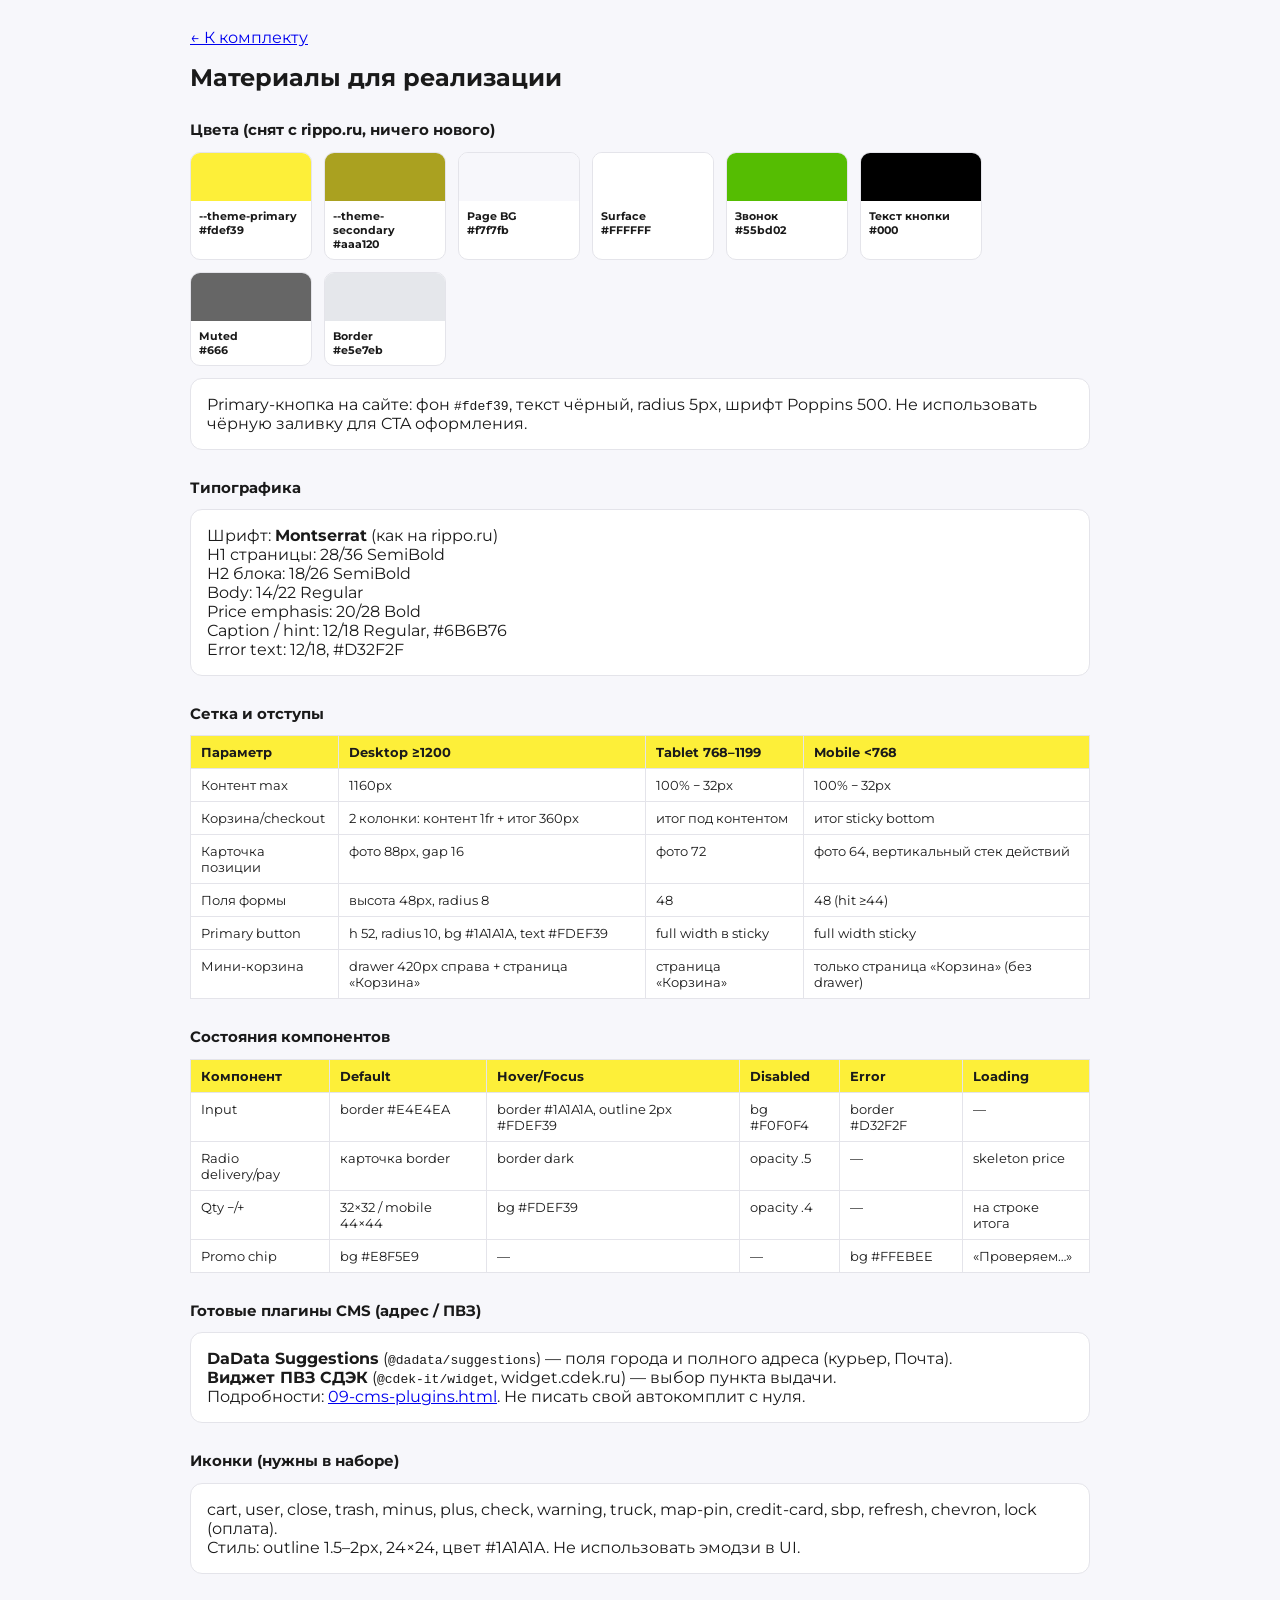
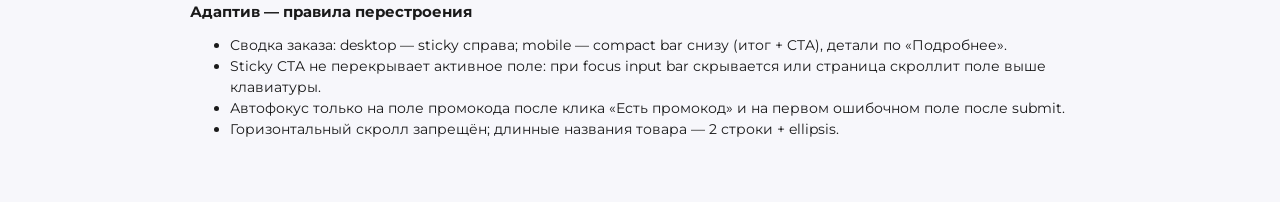
<file: docs/07-design-specs.html>
<!DOCTYPE html>
<html lang="ru">
<head>
  <meta charset="UTF-8" />
  <meta name="viewport" content="width=device-width, initial-scale=1" />
  <title>Дизайн-спеки — RIPPO</title>
  <link href="https://fonts.googleapis.com/css2?family=Montserrat:wght@400;500;600;700;800&display=swap" rel="stylesheet" />
  <style>
    body { font-family: Montserrat, sans-serif; margin: 0; background: #F7F7FB; color: #1a1a1a; }
    .page { max-width: 900px; margin: 0 auto; padding: 28px 20px 48px; }
    h1 { font-size: 24px; }
    h2 { font-size: 15px; margin-top: 28px; }
    .swatches { display: flex; flex-wrap: wrap; gap: 12px; }
    .sw { width: 120px; border-radius: 10px; overflow: hidden; border: 1px solid #e4e4ea; background: #fff; font-size: 11px; }
    .sw i { display: block; height: 48px; }
    .sw b { display: block; padding: 8px; }
    table { width: 100%; border-collapse: collapse; background: #fff; font-size: 13px; }
    th, td { border: 1px solid #e4e4ea; padding: 8px 10px; text-align: left; vertical-align: top; }
    th { background: #FDEF39; }
    .box { background: #fff; border: 1px solid #e4e4ea; border-radius: 12px; padding: 16px; margin: 12px 0; }
  </style>
</head>
<body>
  <div class="page">
    <a href="../index.html">← К комплекту</a>
    <h1>Материалы для реализации</h1>

    <h2>Цвета (снят с rippo.ru, ничего нового)</h2>
    <div class="swatches">
      <div class="sw"><i style="background:#fdef39"></i><b>--theme-primary<br>#fdef39</b></div>
      <div class="sw"><i style="background:#aaa120"></i><b>--theme-secondary<br>#aaa120</b></div>
      <div class="sw"><i style="background:#f7f7fb"></i><b>Page BG<br>#f7f7fb</b></div>
      <div class="sw"><i style="background:#FFFFFF"></i><b>Surface<br>#FFFFFF</b></div>
      <div class="sw"><i style="background:#55bd02"></i><b>Звонок<br>#55bd02</b></div>
      <div class="sw"><i style="background:#000000"></i><b>Текст кнопки<br>#000</b></div>
      <div class="sw"><i style="background:#666666"></i><b>Muted<br>#666</b></div>
      <div class="sw"><i style="background:#e5e7eb"></i><b>Border<br>#e5e7eb</b></div>
    </div>
    <div class="box">Primary-кнопка на сайте: фон <code>#fdef39</code>, текст чёрный, radius 5px, шрифт Poppins 500. Не использовать чёрную заливку для CTA оформления.</div>

    <h2>Типографика</h2>
    <div class="box">
      Шрифт: <strong>Montserrat</strong> (как на rippo.ru)<br />
      H1 страницы: 28/36 SemiBold<br />
      H2 блока: 18/26 SemiBold<br />
      Body: 14/22 Regular<br />
      Price emphasis: 20/28 Bold<br />
      Caption / hint: 12/18 Regular, #6B6B76<br />
      Error text: 12/18, #D32F2F
    </div>

    <h2>Сетка и отступы</h2>
    <table>
      <tr><th>Параметр</th><th>Desktop ≥1200</th><th>Tablet 768–1199</th><th>Mobile &lt;768</th></tr>
      <tr><td>Контент max</td><td>1160px</td><td>100% − 32px</td><td>100% − 32px</td></tr>
      <tr><td>Корзина/checkout</td><td>2 колонки: контент 1fr + итог 360px</td><td>итог под контентом</td><td>итог sticky bottom</td></tr>
      <tr><td>Карточка позиции</td><td>фото 88px, gap 16</td><td>фото 72</td><td>фото 64, вертикальный стек действий</td></tr>
      <tr><td>Поля формы</td><td>высота 48px, radius 8</td><td>48</td><td>48 (hit ≥44)</td></tr>
      <tr><td>Primary button</td><td>h 52, radius 10, bg #1A1A1A, text #FDEF39</td><td>full width в sticky</td><td>full width sticky</td></tr>
      <tr><td>Мини-корзина</td><td>drawer 420px справа + страница «Корзина»</td><td>страница «Корзина»</td><td>только страница «Корзина» (без drawer)</td></tr>
    </table>

    <h2>Состояния компонентов</h2>
    <table>
      <tr><th>Компонент</th><th>Default</th><th>Hover/Focus</th><th>Disabled</th><th>Error</th><th>Loading</th></tr>
      <tr><td>Input</td><td>border #E4E4EA</td><td>border #1A1A1A, outline 2px #FDEF39</td><td>bg #F0F0F4</td><td>border #D32F2F</td><td>—</td></tr>
      <tr><td>Radio delivery/pay</td><td>карточка border</td><td>border dark</td><td>opacity .5</td><td>—</td><td>skeleton price</td></tr>
      <tr><td>Qty −/+</td><td>32×32 / mobile 44×44</td><td>bg #FDEF39</td><td>opacity .4</td><td>—</td><td>на строке итога</td></tr>
      <tr><td>Promo chip</td><td>bg #E8F5E9</td><td>—</td><td>—</td><td>bg #FFEBEE</td><td>«Проверяем…»</td></tr>
    </table>

    <h2>Готовые плагины CMS (адрес / ПВЗ)</h2>
    <div class="box">
      <strong>DaData Suggestions</strong> (<code>@dadata/suggestions</code>) — поля города и полного адреса (курьер, Почта).<br />
      <strong>Виджет ПВЗ СДЭК</strong> (<code>@cdek-it/widget</code>, widget.cdek.ru) — выбор пункта выдачи.<br />
      Подробности: <a href="09-cms-plugins.html">09-cms-plugins.html</a>. Не писать свой автокомплит с нуля.
    </div>

    <h2>Иконки (нужны в наборе)</h2>
    <div class="box">
      cart, user, close, trash, minus, plus, check, warning, truck, map-pin, credit-card, sbp, refresh, chevron, lock (оплата).<br />
      Стиль: outline 1.5–2px, 24×24, цвет #1A1A1A. Не использовать эмодзи в UI.
    </div>

    <h2>Адаптив — правила перестроения</h2>
    <ul style="font-size:14px;line-height:1.5">
      <li>Сводка заказа: desktop — sticky справа; mobile — compact bar снизу (итог + CTA), детали по «Подробнее».</li>
      <li>Sticky CTA не перекрывает активное поле: при focus input bar скрывается или страница скроллит поле выше клавиатуры.</li>
      <li>Автофокус только на поле промокода после клика «Есть промокод» и на первом ошибочном поле после submit.</li>
      <li>Горизонтальный скролл запрещён; длинные названия товара — 2 строки + ellipsis.</li>
    </ul>
  </div>
</body>
</html>
</file>
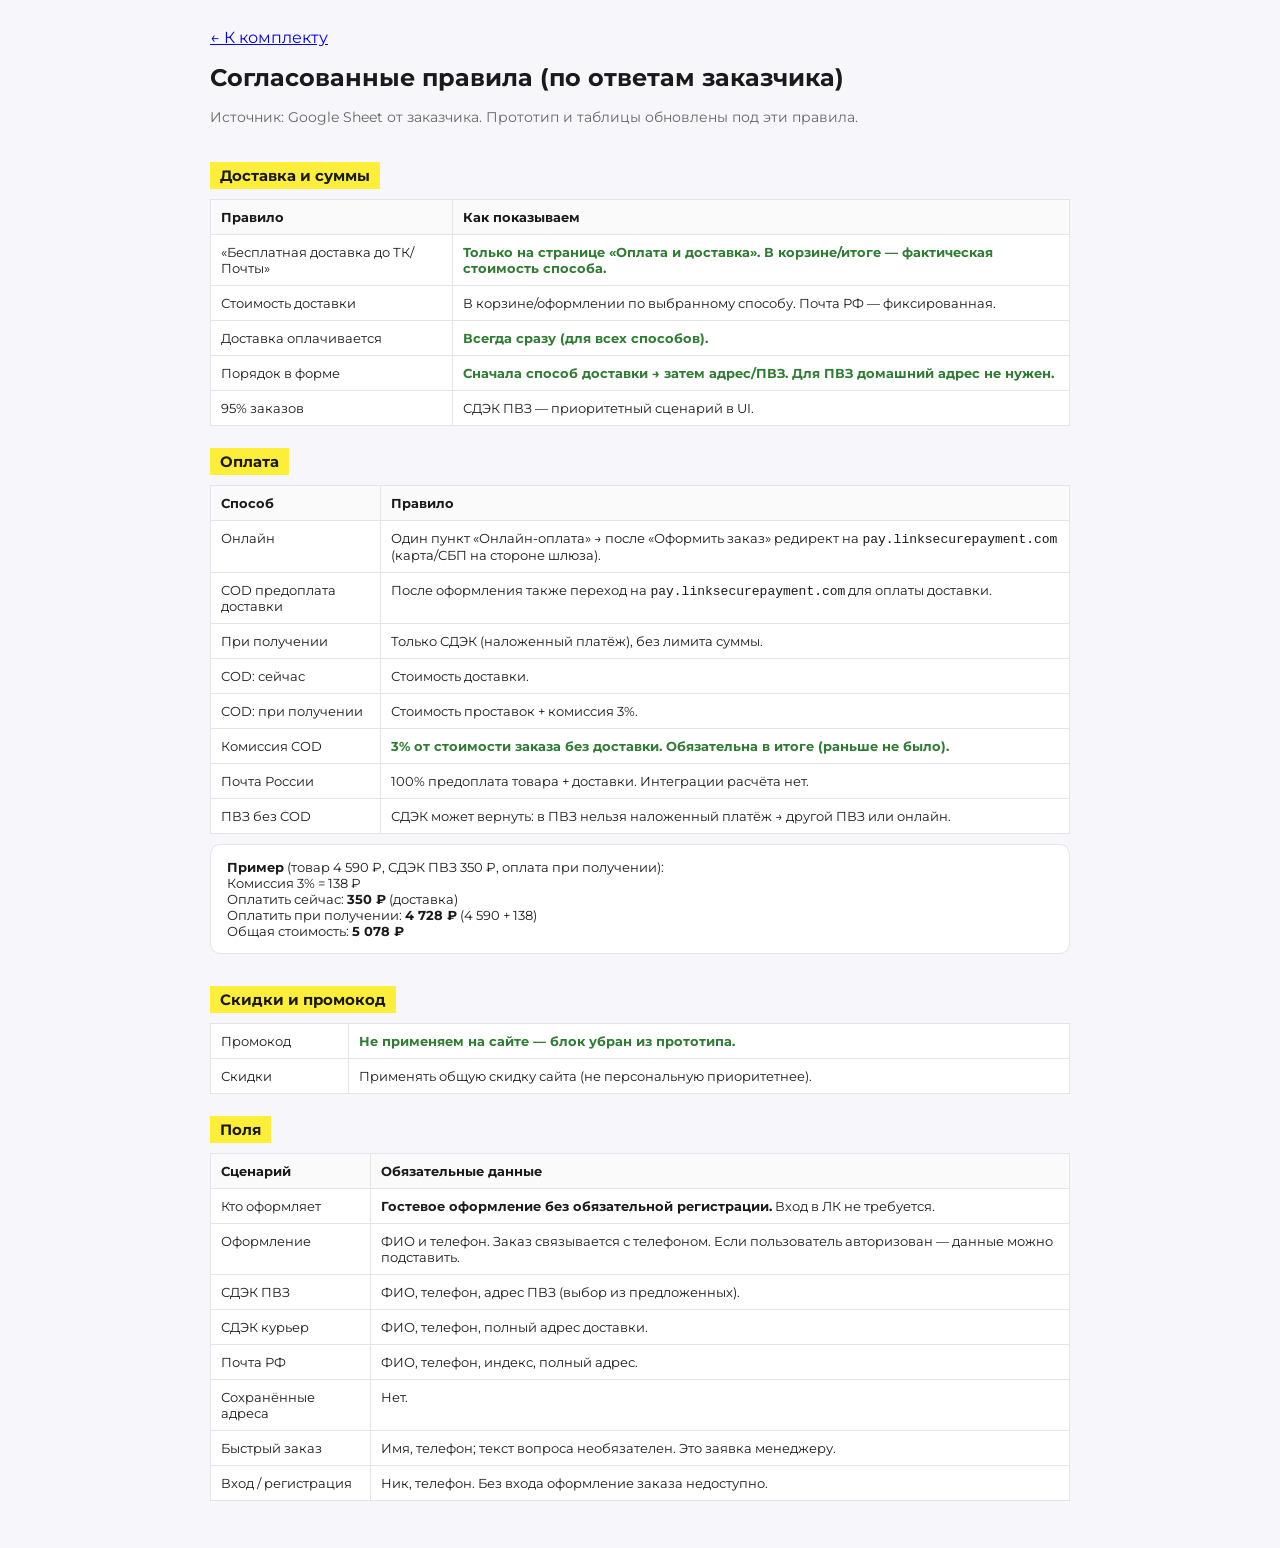
<file: docs/08-agreed-rules.html>
<!DOCTYPE html>
<html lang="ru">
<head>
  <meta charset="UTF-8" />
  <meta name="viewport" content="width=device-width, initial-scale=1" />
  <title>Согласованные правила — RIPPO</title>
  <link href="https://fonts.googleapis.com/css2?family=Montserrat:wght@400;600;700&display=swap" rel="stylesheet" />
  <style>
    body { font-family: Montserrat, sans-serif; margin: 0; background: #F7F7FB; color: #1a1a1a; }
    .page { max-width: 860px; margin: 0 auto; padding: 28px 20px 48px; }
    h1 { font-size: 24px; }
    h2 { font-size: 15px; background: #FDEF39; display: inline-block; padding: 4px 10px; margin: 22px 0 10px; }
    table { width: 100%; border-collapse: collapse; background: #fff; font-size: 13px; }
    th, td { border: 1px solid #e4e4ea; padding: 9px 10px; vertical-align: top; text-align: left; }
    th { background: #fafafa; }
    .ex { background: #fff; border: 1px solid #e4e4ea; border-radius: 10px; padding: 14px 16px; font-size: 13px; margin: 10px 0; }
    .ok { color: #2E7D32; font-weight: 700; }
  </style>
</head>
<body>
  <div class="page">
    <a href="../index.html">← К комплекту</a>
    <h1>Согласованные правила (по ответам заказчика)</h1>
    <p style="color:#666;font-size:14px">Источник: Google Sheet от заказчика. Прототип и таблицы обновлены под эти правила.</p>

    <h2>Доставка и суммы</h2>
    <table>
      <tr><th>Правило</th><th>Как показываем</th></tr>
      <tr><td>«Бесплатная доставка до ТК/Почты»</td><td class="ok">Только на странице «Оплата и доставка». В корзине/итоге — фактическая стоимость способа.</td></tr>
      <tr><td>Стоимость доставки</td><td>В корзине/оформлении по выбранному способу. Почта РФ — фиксированная.</td></tr>
      <tr><td>Доставка оплачивается</td><td class="ok">Всегда сразу (для всех способов).</td></tr>
      <tr><td>Порядок в форме</td><td class="ok">Сначала способ доставки → затем адрес/ПВЗ. Для ПВЗ домашний адрес не нужен.</td></tr>
      <tr><td>95% заказов</td><td>СДЭК ПВЗ — приоритетный сценарий в UI.</td></tr>
    </table>

    <h2>Оплата</h2>
    <table>
      <tr><th>Способ</th><th>Правило</th></tr>
      <tr><td>Онлайн</td><td>Один пункт «Онлайн-оплата» → после «Оформить заказ» редирект на <code>pay.linksecurepayment.com</code> (карта/СБП на стороне шлюза).</td></tr>
      <tr><td>COD предоплата доставки</td><td>После оформления также переход на <code>pay.linksecurepayment.com</code> для оплаты доставки.</td></tr>
      <tr><td>При получении</td><td>Только СДЭК (наложенный платёж), без лимита суммы.</td></tr>
      <tr><td>COD: сейчас</td><td>Стоимость доставки.</td></tr>
      <tr><td>COD: при получении</td><td>Стоимость проставок + комиссия 3%.</td></tr>
      <tr><td>Комиссия COD</td><td class="ok">3% от стоимости заказа без доставки. Обязательна в итоге (раньше не было).</td></tr>
      <tr><td>Почта России</td><td>100% предоплата товара + доставки. Интеграции расчёта нет.</td></tr>
      <tr><td>ПВЗ без COD</td><td>СДЭК может вернуть: в ПВЗ нельзя наложенный платёж → другой ПВЗ или онлайн.</td></tr>
    </table>

    <div class="ex">
      <strong>Пример</strong> (товар 4 590 ₽, СДЭК ПВЗ 350 ₽, оплата при получении):<br />
      Комиссия 3% = 138 ₽<br />
      Оплатить сейчас: <b>350 ₽</b> (доставка)<br />
      Оплатить при получении: <b>4 728 ₽</b> (4 590 + 138)<br />
      Общая стоимость: <b>5 078 ₽</b>
    </div>

    <h2>Скидки и промокод</h2>
    <table>
      <tr><td>Промокод</td><td class="ok">Не применяем на сайте — блок убран из прототипа.</td></tr>
      <tr><td>Скидки</td><td>Применять общую скидку сайта (не персональную приоритетнее).</td></tr>
    </table>

    <h2>Поля</h2>
    <table>
      <tr><th>Сценарий</th><th>Обязательные данные</th></tr>
      <tr><td>Кто оформляет</td><td><strong>Гостевое оформление без обязательной регистрации.</strong> Вход в ЛК не требуется.</td></tr>
      <tr><td>Оформление</td><td>ФИО и телефон. Заказ связывается с телефоном. Если пользователь авторизован — данные можно подставить.</td></tr>
      <tr><td>СДЭК ПВЗ</td><td>ФИО, телефон, адрес ПВЗ (выбор из предложенных).</td></tr>
      <tr><td>СДЭК курьер</td><td>ФИО, телефон, полный адрес доставки.</td></tr>
      <tr><td>Почта РФ</td><td>ФИО, телефон, индекс, полный адрес.</td></tr>
      <tr><td>Сохранённые адреса</td><td>Нет.</td></tr>
      <tr><td>Быстрый заказ</td><td>Имя, телефон; текст вопроса необязателен. Это заявка менеджеру.</td></tr>
      <tr><td>Вход / регистрация</td><td>Ник, телефон. Без входа оформление заказа недоступно.</td></tr>
    </table>
  </div>
</body>
</html>
</file>
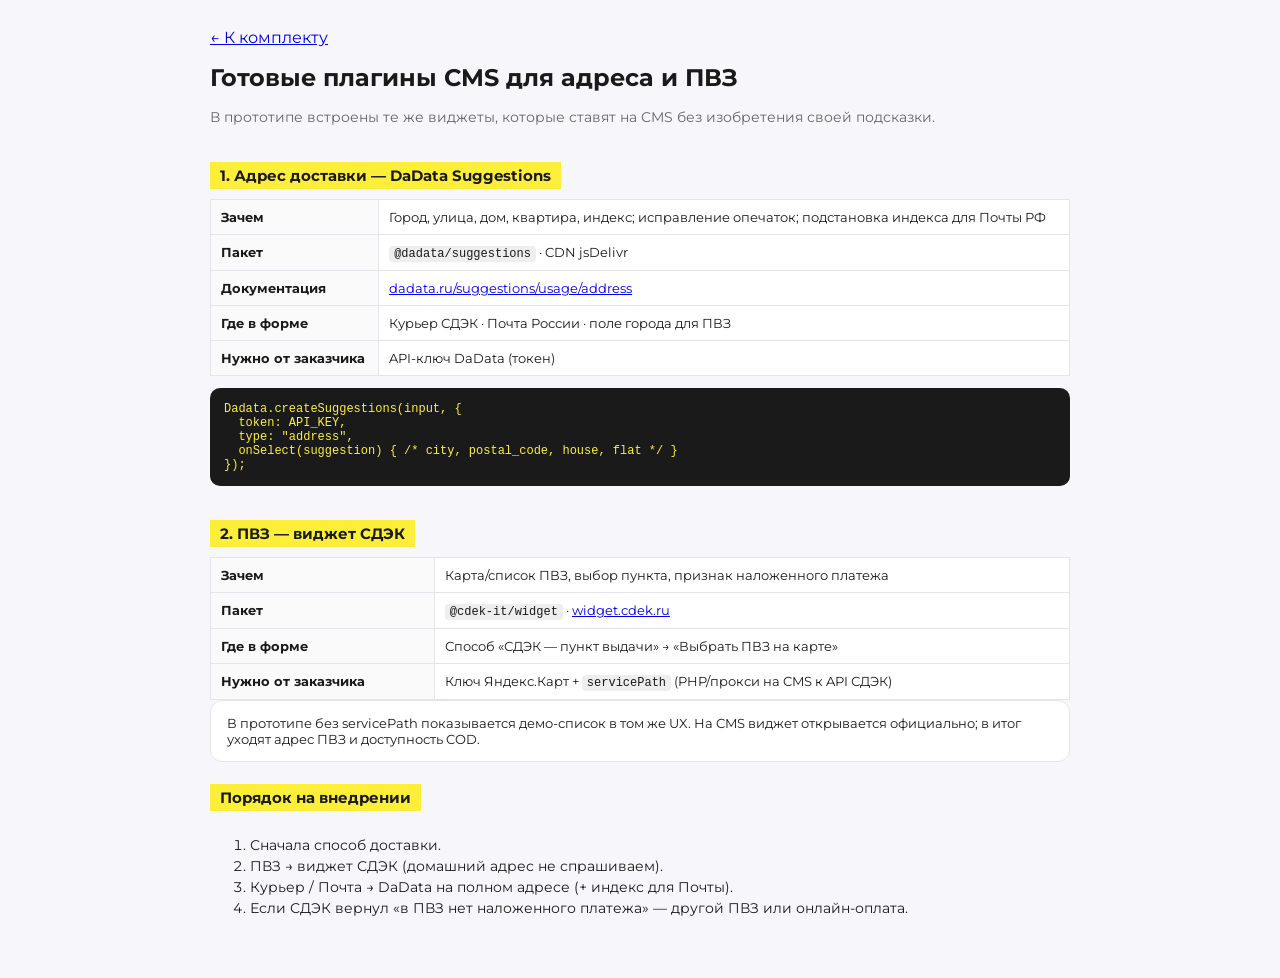
<file: docs/09-cms-plugins.html>
<!DOCTYPE html>
<html lang="ru">
<head>
  <meta charset="UTF-8" />
  <meta name="viewport" content="width=device-width, initial-scale=1" />
  <title>CMS-плагины адреса — RIPPO</title>
  <link href="https://fonts.googleapis.com/css2?family=Montserrat:wght@400;600;700&display=swap" rel="stylesheet" />
  <style>
    body { font-family: Montserrat, sans-serif; margin: 0; background: #F7F7FB; color: #1a1a1a; }
    .page { max-width: 860px; margin: 0 auto; padding: 28px 20px 48px; }
    h1 { font-size: 24px; }
    h2 { font-size: 15px; background: #FDEF39; display: inline-block; padding: 4px 10px; margin: 22px 0 10px; }
    table { width: 100%; border-collapse: collapse; background: #fff; font-size: 13px; }
    th, td { border: 1px solid #e4e4ea; padding: 9px 10px; vertical-align: top; text-align: left; }
    th { background: #fafafa; }
    code { background: #eee; padding: 1px 5px; border-radius: 4px; font-size: 12px; }
    .box { background: #fff; border: 1px solid #e4e4ea; border-radius: 12px; padding: 14px 16px; font-size: 13px; }
    pre { background: #1a1a1a; color: #FDEF39; padding: 14px; border-radius: 10px; overflow: auto; font-size: 12px; }
  </style>
</head>
<body>
  <div class="page">
    <a href="../index.html">← К комплекту</a>
    <h1>Готовые плагины CMS для адреса и ПВЗ</h1>
    <p style="color:#666;font-size:14px">В прототипе встроены те же виджеты, которые ставят на CMS без изобретения своей подсказки.</p>

    <h2>1. Адрес доставки — DaData Suggestions</h2>
    <table>
      <tr><th>Зачем</th><td>Город, улица, дом, квартира, индекс; исправление опечаток; подстановка индекса для Почты РФ</td></tr>
      <tr><th>Пакет</th><td><code>@dadata/suggestions</code> · CDN jsDelivr</td></tr>
      <tr><th>Документация</th><td><a href="https://dadata.ru/suggestions/usage/address/" target="_blank" rel="noopener">dadata.ru/suggestions/usage/address</a></td></tr>
      <tr><th>Где в форме</th><td>Курьер СДЭК · Почта России · поле города для ПВЗ</td></tr>
      <tr><th>Нужно от заказчика</th><td>API-ключ DaData (токен)</td></tr>
    </table>
    <pre>Dadata.createSuggestions(input, {
  token: API_KEY,
  type: "address",
  onSelect(suggestion) { /* city, postal_code, house, flat */ }
});</pre>

    <h2>2. ПВЗ — виджет СДЭК</h2>
    <table>
      <tr><th>Зачем</th><td>Карта/список ПВЗ, выбор пункта, признак наложенного платежа</td></tr>
      <tr><th>Пакет</th><td><code>@cdek-it/widget</code> · <a href="https://widget.cdek.ru/" target="_blank" rel="noopener">widget.cdek.ru</a></td></tr>
      <tr><th>Где в форме</th><td>Способ «СДЭК — пункт выдачи» → «Выбрать ПВЗ на карте»</td></tr>
      <tr><th>Нужно от заказчика</th><td>Ключ Яндекс.Карт + <code>servicePath</code> (PHP/прокси на CMS к API СДЭК)</td></tr>
    </table>
    <div class="box">
      В прототипе без servicePath показывается демо-список в том же UX. На CMS виджет открывается официально; в итог уходят адрес ПВЗ и доступность COD.
    </div>

    <h2>Порядок на внедрении</h2>
    <ol style="font-size:14px;line-height:1.5">
      <li>Сначала способ доставки.</li>
      <li>ПВЗ → виджет СДЭК (домашний адрес не спрашиваем).</li>
      <li>Курьер / Почта → DaData на полном адресе (+ индекс для Почты).</li>
      <li>Если СДЭК вернул «в ПВЗ нет наложенного платежа» — другой ПВЗ или онлайн-оплата.</li>
    </ol>
  </div>
</body>
</html>
</file>
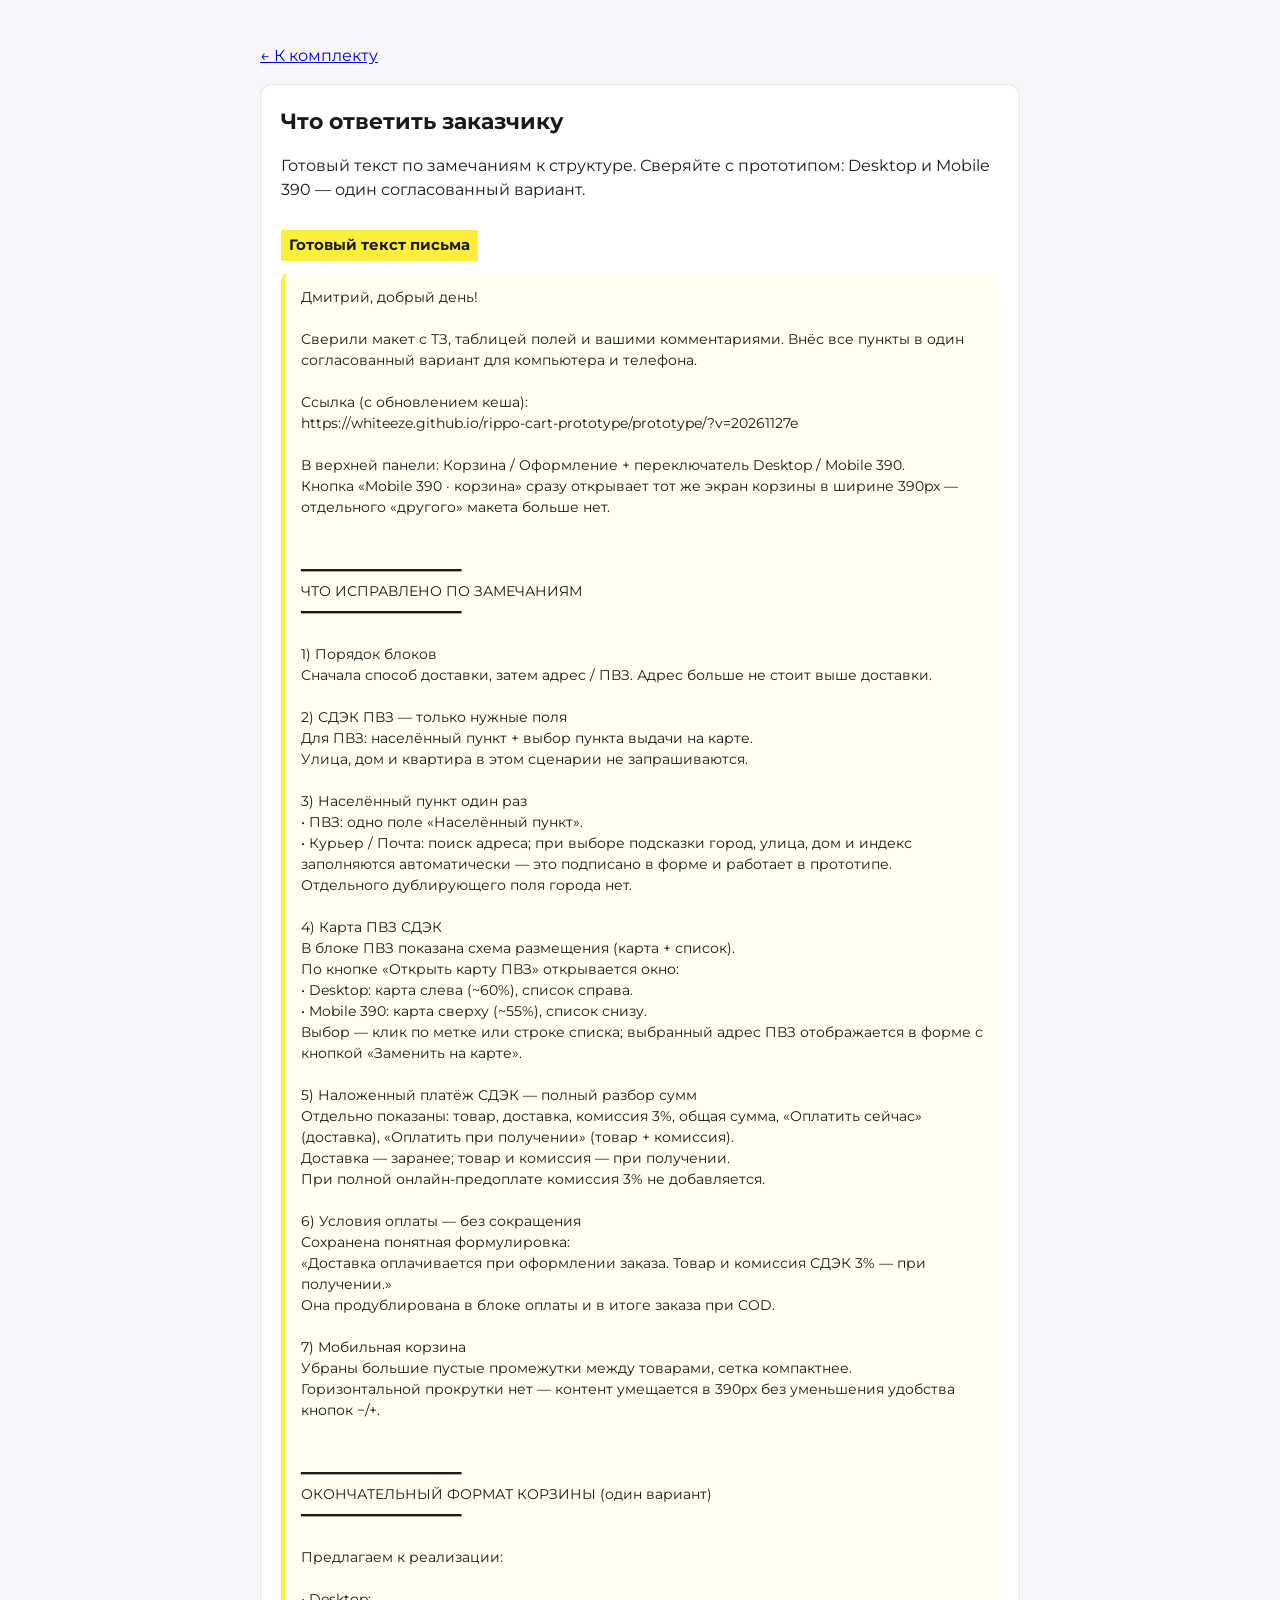
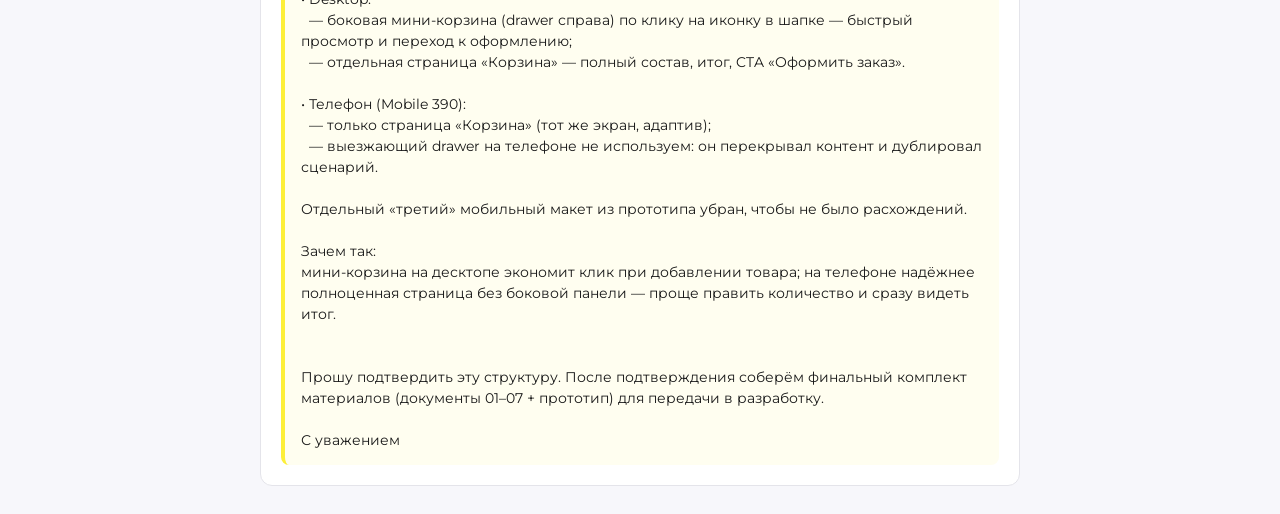
<file: docs/10-reply-to-client.html>
<!DOCTYPE html>
<html lang="ru">
<head>
  <meta charset="UTF-8" />
  <meta name="viewport" content="width=device-width, initial-scale=1" />
  <title>Пояснение к макету — ответ заказчику</title>
  <link href="https://fonts.googleapis.com/css2?family=Montserrat:wght@400;600;700&display=swap" rel="stylesheet" />
  <style>
    body { font-family: Montserrat, sans-serif; max-width: 760px; margin: 0 auto; padding: 28px 20px; color: #1a1a1a; line-height: 1.5; background: #F7F7FB; }
    .card { background: #fff; border: 1px solid #e4e4ea; border-radius: 12px; padding: 20px; }
    h1 { font-size: 22px; margin-top: 0; }
    h2 { font-size: 15px; background: #FDEF39; display: inline-block; padding: 4px 8px; }
    ul { padding-left: 18px; }
    li { margin: 8px 0; }
    .copy { white-space: pre-wrap; background: #FFFEF0; border-left: 4px solid #FDEF39; padding: 14px 16px; border-radius: 8px; font-size: 14px; }
  </style>
</head>
<body>
  <p><a href="../index.html">← К комплекту</a></p>
  <div class="card">
    <h1>Что ответить заказчику</h1>
    <p>Готовый текст по замечаниям к структуре. Сверяйте с прототипом: Desktop и Mobile 390 — один согласованный вариант.</p>

    <h2>Готовый текст письма</h2>
    <div class="copy">Дмитрий, добрый день!

Сверили макет с ТЗ, таблицей полей и вашими комментариями. Внёс все пункты в один согласованный вариант для компьютера и телефона.

Ссылка (с обновлением кеша):
https://whiteeze.github.io/rippo-cart-prototype/prototype/?v=20261127e

В верхней панели: Корзина / Оформление + переключатель Desktop / Mobile 390.
Кнопка «Mobile 390 · корзина» сразу открывает тот же экран корзины в ширине 390px — отдельного «другого» макета больше нет.


━━━━━━━━━━━━━━━━━━━━
ЧТО ИСПРАВЛЕНО ПО ЗАМЕЧАНИЯМ
━━━━━━━━━━━━━━━━━━━━

1) Порядок блоков
Сначала способ доставки, затем адрес / ПВЗ. Адрес больше не стоит выше доставки.

2) СДЭК ПВЗ — только нужные поля
Для ПВЗ: населённый пункт + выбор пункта выдачи на карте.
Улица, дом и квартира в этом сценарии не запрашиваются.

3) Населённый пункт один раз
• ПВЗ: одно поле «Населённый пункт».
• Курьер / Почта: поиск адреса; при выборе подсказки город, улица, дом и индекс заполняются автоматически — это подписано в форме и работает в прототипе. Отдельного дублирующего поля города нет.

4) Карта ПВЗ СДЭК
В блоке ПВЗ показана схема размещения (карта + список).
По кнопке «Открыть карту ПВЗ» открывается окно:
• Desktop: карта слева (~60%), список справа.
• Mobile 390: карта сверху (~55%), список снизу.
Выбор — клик по метке или строке списка; выбранный адрес ПВЗ отображается в форме с кнопкой «Заменить на карте».

5) Наложенный платёж СДЭК — полный разбор сумм
Отдельно показаны: товар, доставка, комиссия 3%, общая сумма, «Оплатить сейчас» (доставка), «Оплатить при получении» (товар + комиссия).
Доставка — заранее; товар и комиссия — при получении.
При полной онлайн-предоплате комиссия 3% не добавляется.

6) Условия оплаты — без сокращения
Сохранена понятная формулировка:
«Доставка оплачивается при оформлении заказа. Товар и комиссия СДЭК 3% — при получении.»
Она продублирована в блоке оплаты и в итоге заказа при COD.

7) Мобильная корзина
Убраны большие пустые промежутки между товарами, сетка компактнее.
Горизонтальной прокрутки нет — контент умещается в 390px без уменьшения удобства кнопок −/+.


━━━━━━━━━━━━━━━━━━━━
ОКОНЧАТЕЛЬНЫЙ ФОРМАТ КОРЗИНЫ (один вариант)
━━━━━━━━━━━━━━━━━━━━

Предлагаем к реализации:

• Desktop:
  — боковая мини-корзина (drawer справа) по клику на иконку в шапке — быстрый просмотр и переход к оформлению;
  — отдельная страница «Корзина» — полный состав, итог, CTA «Оформить заказ».

• Телефон (Mobile 390):
  — только страница «Корзина» (тот же экран, адаптив);
  — выезжающий drawer на телефоне не используем: он перекрывал контент и дублировал сценарий.

Отдельный «третий» мобильный макет из прототипа убран, чтобы не было расхождений.

Зачем так:
мини-корзина на десктопе экономит клик при добавлении товара; на телефоне надёжнее полноценная страница без боковой панели — проще править количество и сразу видеть итог.


Прошу подтвердить эту структуру. После подтверждения соберём финальный комплект материалов (документы 01–07 + прототип) для передачи в разработку.

С уважением</div>
  </div>
</body>
</html>
</file>
